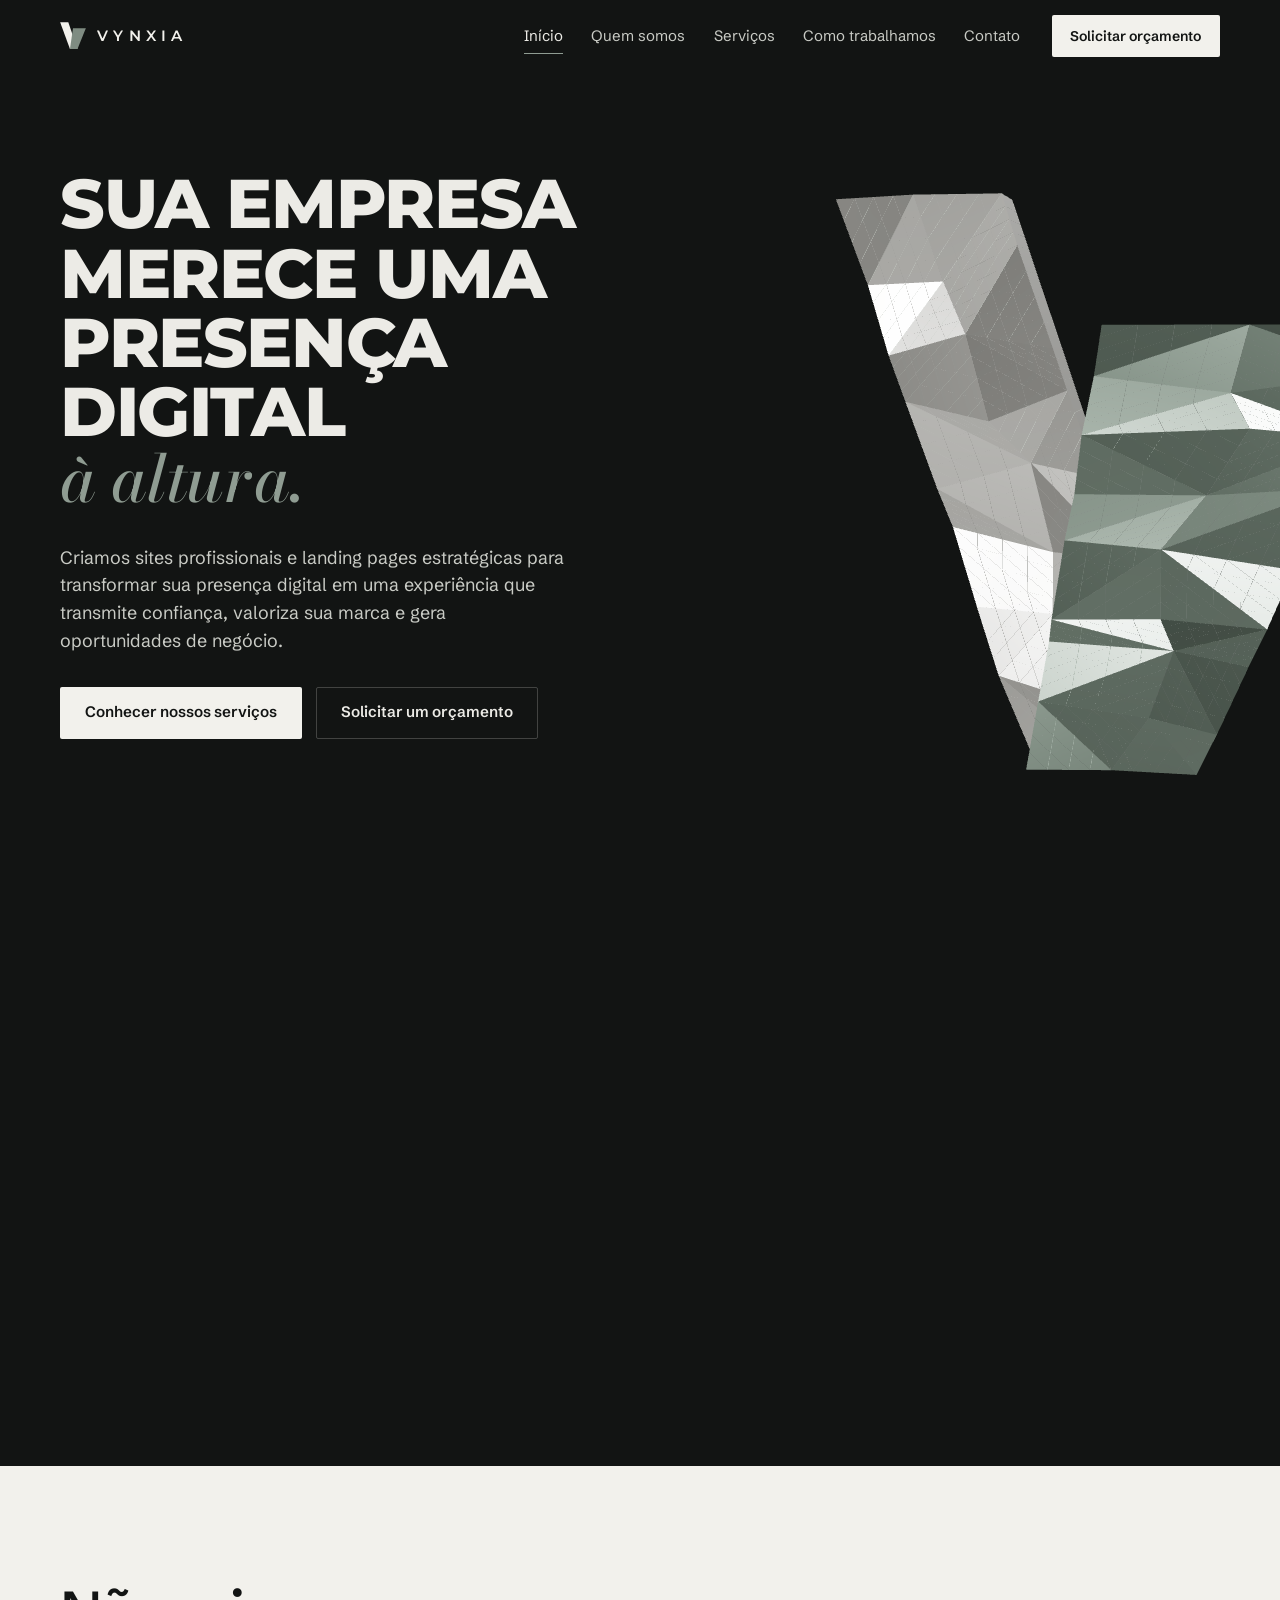
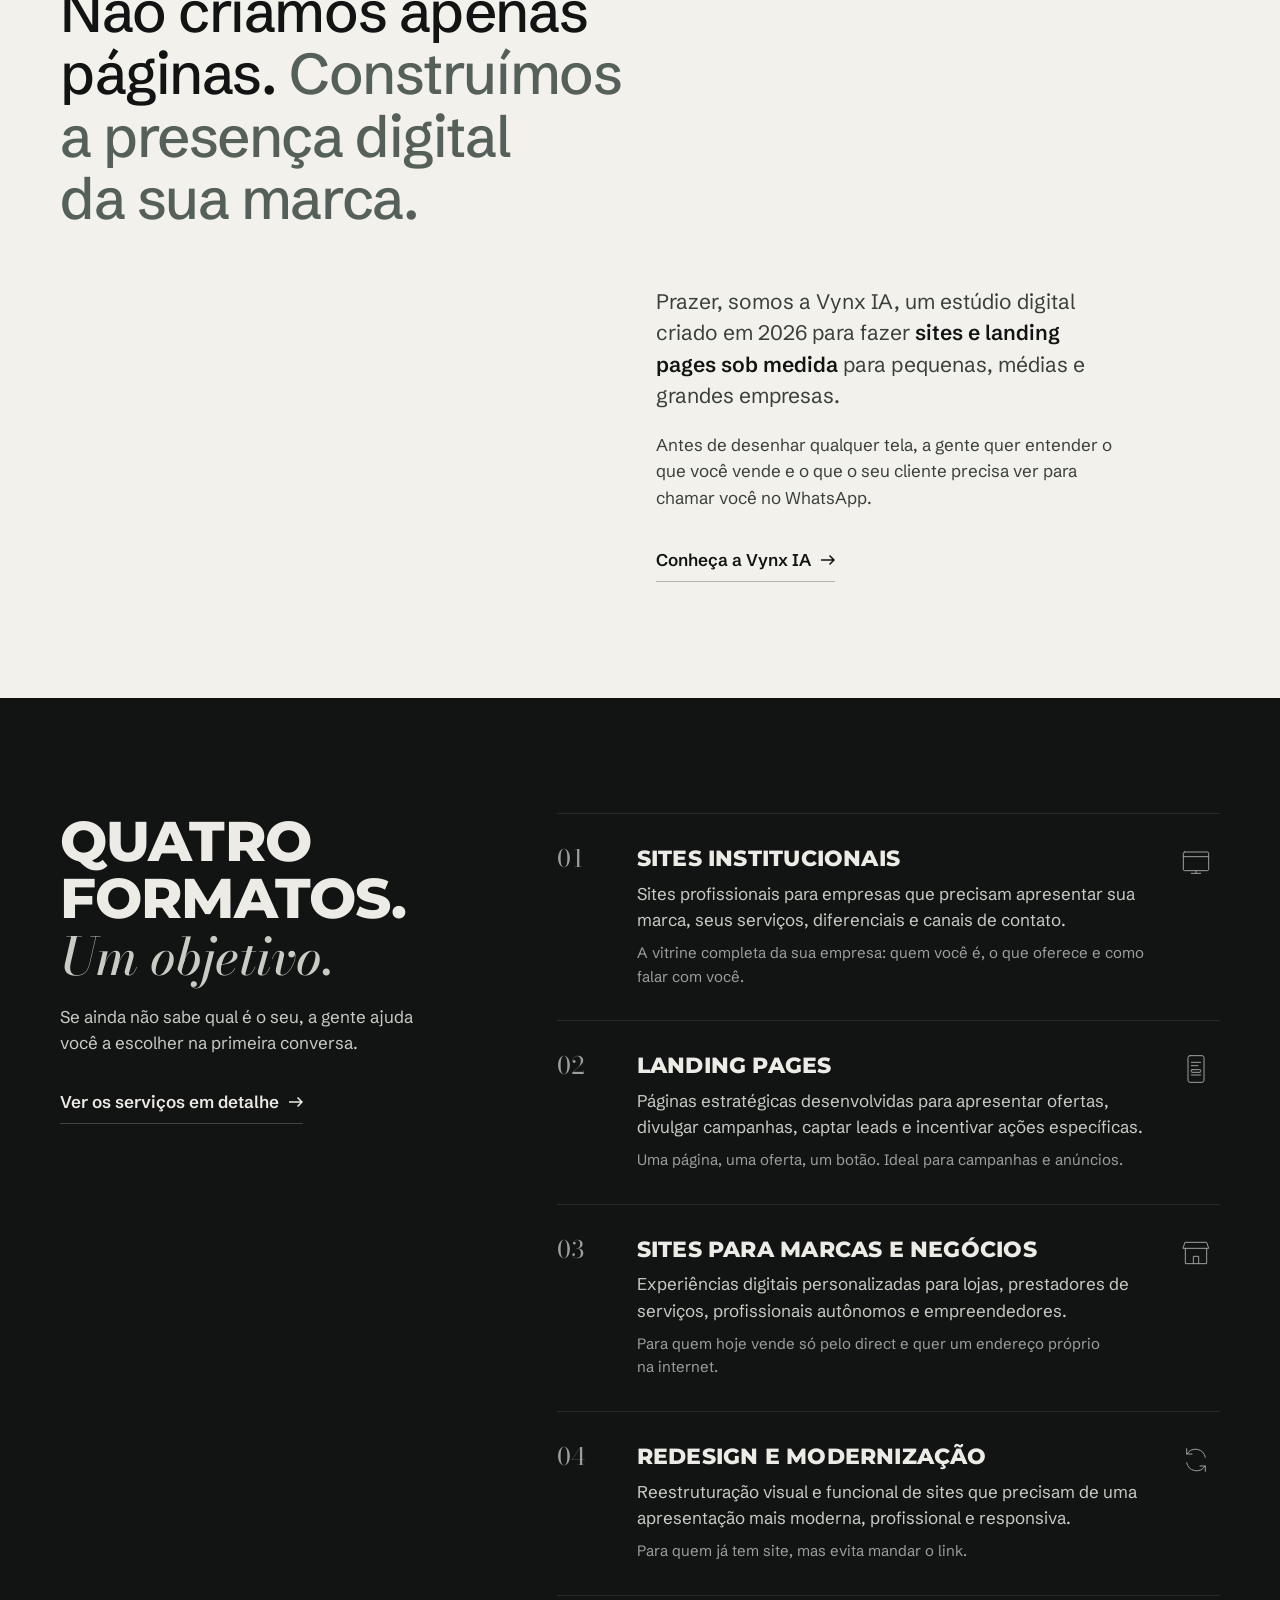
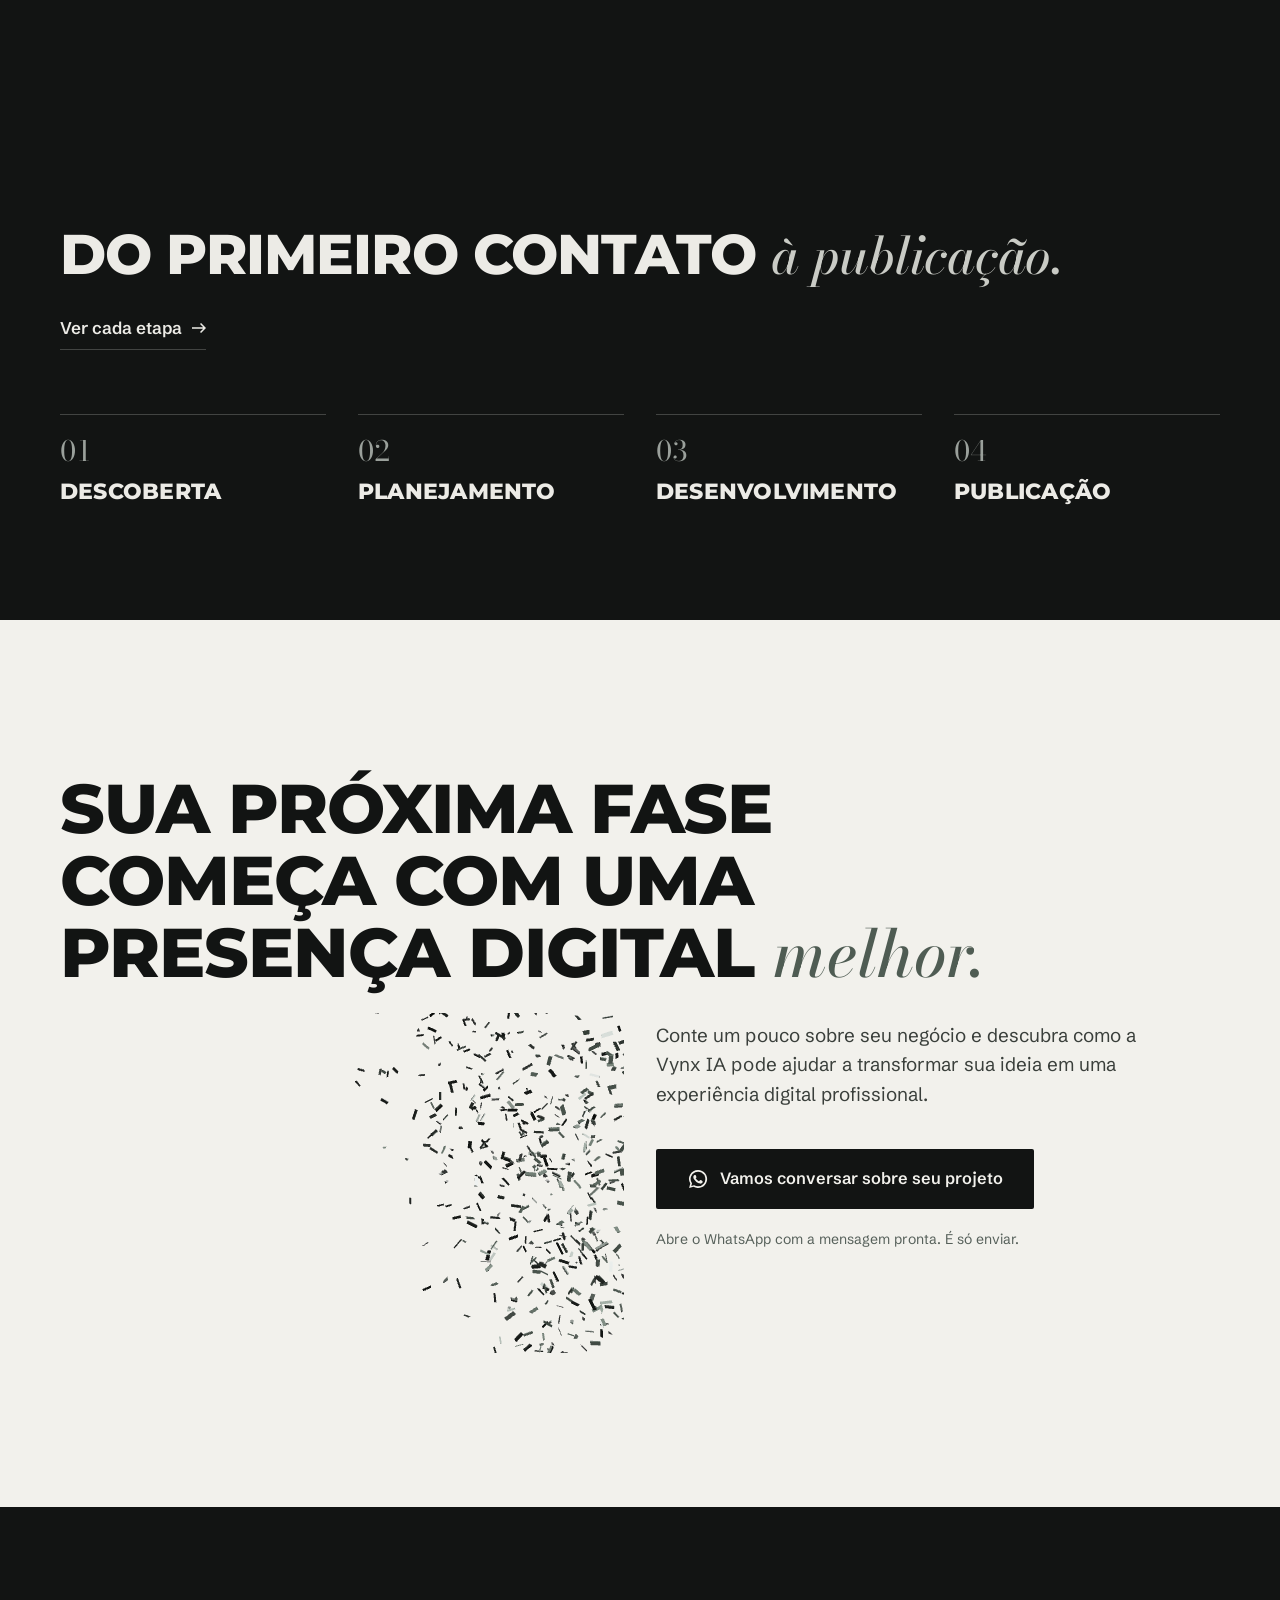
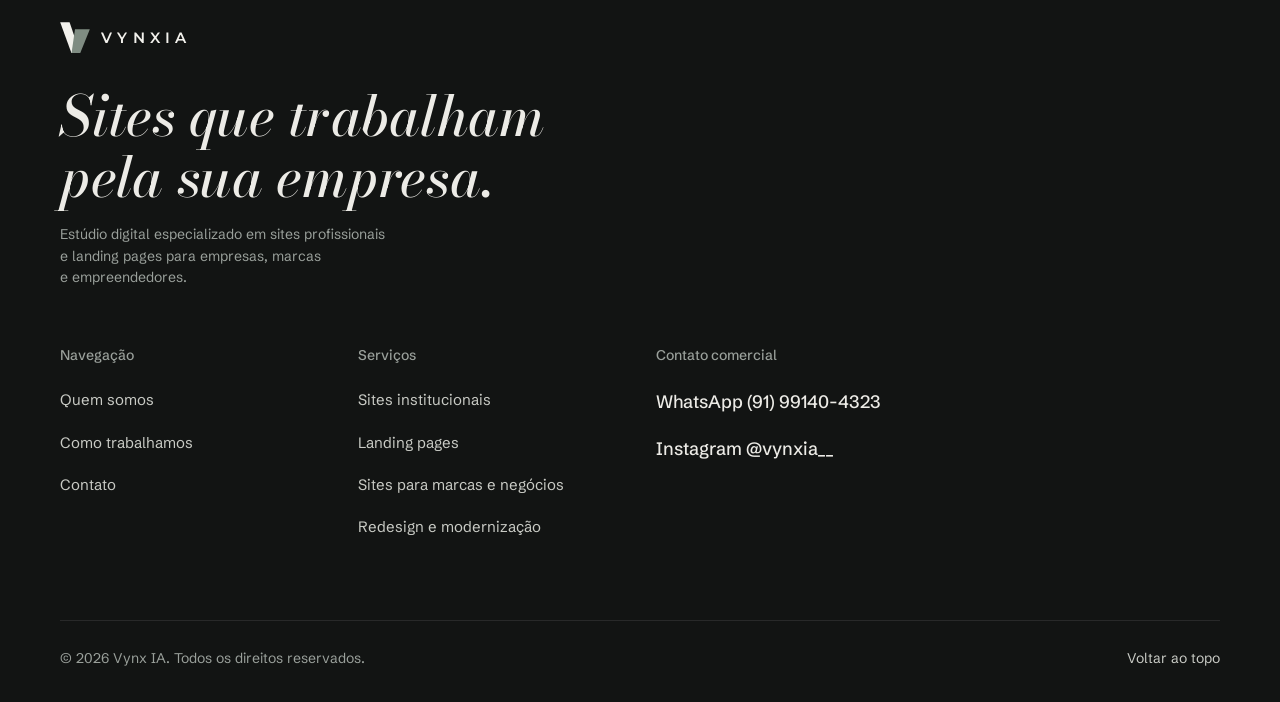
<file: vynx-ia-site/index.html>
<!doctype html>
<html lang="pt-BR">
<head>
  <meta charset="utf-8">
  <meta name="viewport" content="width=device-width, initial-scale=1, viewport-fit=cover">
  <title>Vynx IA | Criação de sites e landing pages sob medida</title>
  <meta name="description" content="A Vynx IA cria sites e landing pages sob medida, pensados para o celular e com o WhatsApp a um toque. Peça seu orçamento.">
  <meta name="theme-color" content="#121413">
  <meta name="color-scheme" content="dark">
  <meta name="robots" content="index, follow">

  <!-- Open Graph: ao publicar, troque "og-image.png" pela URL absoluta (https://seudominio/assets/img/og-image.png) -->
  <meta property="og:type" content="website">
  <meta property="og:locale" content="pt_BR">
  <meta property="og:site_name" content="Vynx IA">
  <meta property="og:title" content="Vynx IA | Sites que trabalham pela sua empresa">
  <meta property="og:description" content="Sites e landing pages sob medida, pensados para o celular e prontos para receber contatos pelo WhatsApp.">
  <meta property="og:image" content="assets/img/og-image.png">
  <meta property="og:image:alt" content="Símbolo da Vynx IA com o slogan Sites que trabalham pela sua empresa.">
  <meta name="twitter:card" content="summary_large_image">

  <link rel="icon" href="assets/img/favicon.svg" type="image/svg+xml">
  <link rel="apple-touch-icon" href="assets/img/apple-touch-icon.png">

  <link rel="preconnect" href="https://fonts.googleapis.com">
  <link rel="preconnect" href="https://fonts.gstatic.com" crossorigin>
  <link rel="stylesheet" href="https://fonts.googleapis.com/css2?family=Bodoni+Moda:ital,opsz,wght@1,24,500&family=Montserrat:wght@800&family=Schibsted+Grotesk:wght@400..600&display=swap">
  <!-- Bodoni reto só para os numerais e Montserrat 600 só para a palavra VYNXIA -->
  <link rel="stylesheet" href="https://fonts.googleapis.com/css2?family=Bodoni+Moda:opsz,wght@6..96,400&family=Montserrat:wght@600&text=012345VYNXIA&display=swap">
  <link rel="stylesheet" href="assets/css/styles.css">

  <script>
    // Ativa as animações apenas quando o JavaScript está disponível
    // e o visitante não pediu movimento reduzido. Sem isso, todo o conteúdo fica visível.
    (function () {
      var d = document.documentElement;
      d.classList.add('js');
      if (!window.matchMedia('(prefers-reduced-motion: reduce)').matches) d.classList.add('motion');
      // Segurança: se as animações não iniciarem, revela o conteúdo.
      setTimeout(function () { if (!d.classList.contains('motion-ready')) d.classList.remove('motion'); }, 2500);
    })();
  </script>

  <script type="application/ld+json">
  {
    "@context": "https://schema.org",
    "@type": "ProfessionalService",
    "name": "Vynx IA",
    "slogan": "Sites que trabalham pela sua empresa.",
    "foundingDate": "2026",
    "description": "Criação de sites institucionais, landing pages, sites para marcas e negócios e redesign de sites.",
    "sameAs": ["https://www.instagram.com/vynxia__/"],
    "knowsAbout": ["Sites institucionais", "Landing pages", "Redesign de sites", "Web design responsivo"]
  }
  </script>
</head>
<body>
  <a class="skip-link" href="#conteudo">Pular para o conteúdo</a>

  <!-- ============ Cabeçalho (igual em todas as abas) ============ -->
  <header class="site-header" data-header>
    <div class="container header-inner">
      <a class="brand" href="index.html" aria-label="Vynx IA, página inicial">
        <svg class="brand-mark" viewBox="0 0 360 378" aria-hidden="true"><path fill="currentColor" d="M2 2h113l127 373H138z"/><path class="brand-mark-b" d="M180 88h178L242 375H138z"/></svg>
        <span class="brand-word">VYNXIA</span>
      </a>

      <nav class="main-nav" aria-label="Navegação principal">
        <ul>
          <li><a href="index.html" aria-current="page">Início</a></li>
          <li><a href="quem-somos.html">Quem somos</a></li>
          <li><a href="servicos.html">Serviços</a></li>
          <li><a href="como-trabalhamos.html">Como trabalhamos</a></li>
          <li><a href="contato.html">Contato</a></li>
        </ul>
      </nav>

      <a class="btn btn--small btn--light header-cta" href="https://wa.me/5591991404323?text=Oi!%20Vim%20pelo%20site%20da%20Vynx%20IA%20e%20quero%20um%20or%C3%A7amento%20de%20site%20ou%20landing%20page." target="_blank" rel="noopener" data-contact="orcamento">Solicitar orçamento</a>

      <button class="menu-toggle" type="button" aria-expanded="false" aria-controls="menu-mobile" data-menu-toggle>
        <span class="visually-hidden" data-menu-label>Abrir menu</span>
        <span class="menu-toggle-lines" aria-hidden="true"><span></span><span></span></span>
      </button>
    </div>
  </header>

  <!-- ============ Menu mobile ============ -->
  <div class="mobile-menu" id="menu-mobile" hidden data-menu>
    <nav aria-label="Menu principal">
      <ul class="mobile-menu-list">
        <li><a href="index.html" aria-current="page">Início</a></li>
        <li><a href="quem-somos.html">Quem somos</a></li>
        <li><a href="servicos.html">Serviços</a></li>
        <li><a href="como-trabalhamos.html">Como trabalhamos</a></li>
        <li><a href="contato.html">Contato</a></li>
      </ul>
    </nav>
    <div class="mobile-menu-foot">
      <a class="btn btn--light btn--block" href="https://wa.me/5591991404323?text=Oi!%20Vim%20pelo%20site%20da%20Vynx%20IA%20e%20quero%20um%20or%C3%A7amento%20de%20site%20ou%20landing%20page." target="_blank" rel="noopener" data-contact="orcamento">Solicitar um orçamento</a>
      <a class="mobile-menu-ig" href="https://www.instagram.com/vynxia__/" target="_blank" rel="noopener">Instagram @vynxia__</a>
    </div>
  </div>
  <main id="conteudo" tabindex="-1" data-page="inicio">

    <!-- ============ 01 · Hero ============ -->
    <section class="hero" id="inicio" aria-labelledby="hero-title">
      <div class="container hero-inner">
        <div class="hero-copy">
          <h1 class="hero-title" id="hero-title">
            <span class="line">Sua empresa</span>
            <span class="line">merece uma</span>
            <span class="line">presença</span>
            <span class="line">digital</span>
            <span class="line serif">à altura.</span>
          </h1>
          <p class="hero-sub">Criamos sites profissionais e landing pages estratégicas para transformar sua presença digital em uma experiência que transmite confiança, valoriza sua marca e gera oportunidades de negócio.</p>
          <div class="hero-actions">
            <a class="btn btn--light" href="#servicos">Conhecer nossos serviços</a>
            <a class="btn btn--ghost" href="https://wa.me/5591991404323?text=Oi!%20Vim%20pelo%20site%20da%20Vynx%20IA%20e%20quero%20um%20or%C3%A7amento%20de%20site%20ou%20landing%20page." target="_blank" rel="noopener" data-contact="orcamento">Solicitar um orçamento</a>
          </div>
        </div>
      </div>
      <!-- V em 3D (three.js), carregado depois da página; o SVG abaixo é a versão sem 3D -->
      <div class="hero-3d" aria-hidden="true" data-hero-3d></div>
      <svg class="hero-mark" viewBox="0 0 360 378" aria-hidden="true" focusable="false"><path class="hm-a" d="M2 2h113l127 373H138z"/><path class="hm-b" d="M180 88h178L242 375H138z"/></svg>
    </section>

    <!-- ============ 02 · Posicionamento (papel) ============ -->
    <section class="section positioning on-paper" id="posicionamento" aria-labelledby="pos-title">
      <div class="container pos-grid">
        <h2 class="headline pos-title" id="pos-title">Não criamos apenas páginas. <span class="tone">Construímos a presença digital da sua marca.</span></h2>
        <div class="pos-text">
          <p class="lead">Prazer, somos a Vynx&nbsp;IA, um estúdio digital criado em 2026 para fazer <strong>sites e landing pages sob medida</strong> para pequenas, médias e grandes empresas.</p>
          <p>Antes de desenhar qualquer tela, a gente quer entender o que você vende e o que o seu cliente precisa ver para chamar você no WhatsApp.</p>
          <a class="text-link" href="quem-somos.html">Conheça a Vynx&nbsp;IA</a>
        </div>
      </div>
    </section>

    <!-- ============ 03 · Serviços ============ -->
    <section class="section services" id="servicos" aria-labelledby="serv-title">
      <div class="container serv-grid">
        <div class="section-head">
          <h2 class="display" id="serv-title">Quatro formatos. <span class="serif" data-tail>Um objetivo.</span></h2>
          <p class="section-intro">Se ainda não sabe qual é o seu, a gente ajuda você a escolher na primeira conversa.</p>
          <a class="text-link" href="servicos.html">Ver os serviços em detalhe</a>
        </div>

        <ol class="service-list" role="list">
          <li class="service" id="servico-sites-institucionais">
            <span class="service-num">01</span>
            <svg class="service-icon" viewBox="0 0 48 48" aria-hidden="true"><rect x="5" y="9" width="38" height="28" rx="2"/><path d="M5 16h38M17 41h14M24 37v4"/></svg>
            <div class="service-body">
              <h3>Sites institucionais</h3>
              <p>Sites profissionais para empresas que precisam apresentar sua marca, seus serviços, diferenciais e canais de contato.</p>
              <p class="service-fit">A vitrine completa da sua empresa: quem você é, o que oferece e como falar com você.</p>
            </div>
          </li>
          <li class="service" id="servico-landing-pages">
            <span class="service-num">02</span>
            <svg class="service-icon" viewBox="0 0 48 48" aria-hidden="true"><rect x="12" y="4" width="24" height="40" rx="3"/><path d="M17 14h14M17 19h10M17 33h14"/><rect x="17" y="25" width="14" height="4" rx="1"/></svg>
            <div class="service-body">
              <h3>Landing pages</h3>
              <p>Páginas estratégicas desenvolvidas para apresentar ofertas, divulgar campanhas, captar leads e incentivar ações específicas.</p>
              <p class="service-fit">Uma página, uma oferta, um botão. Ideal para campanhas e anúncios.</p>
            </div>
          </li>
          <li class="service" id="servico-marcas-negocios">
            <span class="service-num">03</span>
            <svg class="service-icon" viewBox="0 0 48 48" aria-hidden="true"><path d="M8 8h32l3 9H5z"/><path d="M8 17v23h32V17"/><path d="M20 40V29h8v11"/></svg>
            <div class="service-body">
              <h3>Sites para marcas e negócios</h3>
              <p>Experiências digitais personalizadas para lojas, prestadores de serviços, profissionais autônomos e empreendedores.</p>
              <p class="service-fit">Para quem hoje vende só pelo direct e quer um endereço próprio na internet.</p>
            </div>
          </li>
          <li class="service" id="servico-redesign">
            <span class="service-num">04</span>
            <svg class="service-icon" viewBox="0 0 48 48" aria-hidden="true"><path d="M38 20a15 15 0 0 0-27.5-5M10 28a15 15 0 0 0 27.5 5"/><path d="M10 7v8h8M38 41v-8h-8"/></svg>
            <div class="service-body">
              <h3>Redesign e modernização</h3>
              <p>Reestruturação visual e funcional de sites que precisam de uma apresentação mais moderna, profissional e responsiva.</p>
              <p class="service-fit">Para quem já tem site, mas evita mandar o link.</p>
            </div>
          </li>
        </ol>
      </div>
    </section>

    <section class="section projects" id="projetos" aria-labelledby="proj-title" hidden data-projects-section>
      <div class="container">
        <div class="section-head proj-head">
          <h2 class="display" id="proj-title">Projetos digitais que valorizam marcas<span class="dot">.</span></h2>
        </div>

        <div class="project-list" data-projects></div>
      </div>
    </section>

    <!-- ============ Como trabalhamos (resumo) ============ -->
    <section class="section process process--teaser" aria-labelledby="proc-teaser-title">
      <div class="container">
        <div class="process-head process-head--split">
          <h2 class="display" id="proc-teaser-title">Do primeiro contato <span class="serif" data-tail>à publicação.</span></h2>
          <a class="text-link" href="como-trabalhamos.html">Ver cada etapa</a>
        </div>
        <ol class="steps steps--compact" role="list">
          <li class="step"><span class="step-num" aria-hidden="true">01</span><div><h3>Descoberta</h3></div></li>
          <li class="step"><span class="step-num" aria-hidden="true">02</span><div><h3>Planejamento</h3></div></li>
          <li class="step"><span class="step-num" aria-hidden="true">03</span><div><h3>Desenvolvimento</h3></div></li>
          <li class="step"><span class="step-num" aria-hidden="true">04</span><div><h3>Publicação</h3></div></li>
        </ol>
      </div>
    </section>

    <!-- ============ 07 · Chamada comercial (papel) ============ -->
    <section class="cta on-paper" id="contato" aria-labelledby="cta-title">
      <div class="container">
        <h2 class="display cta-title" id="cta-title">Sua próxima fase começa com uma presença digital <span class="serif" data-tail>melhor.</span></h2>
        <div class="cta-body">
        <!-- V em 3D que se remonta aqui, só no computador -->
        <div class="cta-3d" aria-hidden="true" data-cta-3d></div>
        <div class="cta-copy">
        <p class="cta-text">Conte um pouco sobre seu negócio e descubra como a Vynx&nbsp;IA pode ajudar a transformar sua ideia em uma experiência digital profissional.</p>
        <div class="cta-actions">
          <a class="btn btn--dark btn--large" href="https://wa.me/5591991404323?text=Oi!%20Vim%20pelo%20site%20da%20Vynx%20IA%20e%20quero%20conversar%20sobre%20um%20site%20para%20a%20minha%20empresa." target="_blank" rel="noopener" data-contact="projeto">
            <svg class="btn-icon" viewBox="0 0 24 24" aria-hidden="true"><path d="M12 2.2a9.8 9.8 0 0 0-8.4 14.8L2.3 21.7l4.8-1.3A9.8 9.8 0 1 0 12 2.2zm0 17.8a8 8 0 0 1-4.1-1.1l-.3-.2-2.9.8.8-2.8-.2-.3A8 8 0 1 1 12 20zm4.4-6c-.2-.1-1.4-.7-1.7-.8-.2-.1-.4-.1-.5.1l-.8 1c-.1.2-.3.2-.5.1a6.6 6.6 0 0 1-3.3-2.9c-.2-.4.2-.4.7-1.3.1-.2 0-.3 0-.4l-.8-1.8c-.2-.5-.4-.4-.5-.4h-.5a.9.9 0 0 0-.7.3 2.8 2.8 0 0 0-.9 2.1 4.9 4.9 0 0 0 1 2.6 11.2 11.2 0 0 0 4.3 3.8c1.6.7 2.2.7 3 .6a2.6 2.6 0 0 0 1.7-1.2 2.1 2.1 0 0 0 .2-1.2c-.1-.1-.2-.2-.5-.3z" fill="currentColor"/></svg>
            <span>Vamos conversar sobre seu projeto</span>
          </a>
          <p class="cta-note" data-contact-note>Abre o WhatsApp com a mensagem pronta. É&nbsp;só enviar.</p>
        </div>
        </div>
        </div>
      </div>
    </section>
  </main>

  <!-- ============ Rodapé (igual em todas as abas) ============ -->
  <footer class="site-footer">
    <div class="container footer-grid">
      <div class="footer-brand">
        <a class="brand brand--footer" href="index.html" aria-label="Vynx IA, página inicial">
          <svg class="brand-mark" viewBox="0 0 360 378" aria-hidden="true"><path fill="currentColor" d="M2 2h113l127 373H138z"/><path class="brand-mark-b" d="M180 88h178L242 375H138z"/></svg>
          <span class="brand-word">VYNXIA</span>
        </a>
        <p class="footer-tagline serif">Sites que trabalham pela sua empresa.</p>
        <p class="footer-desc">Estúdio digital especializado em sites profissionais e landing pages para empresas, marcas e empreendedores.</p>
      </div>

      <nav class="footer-col" aria-labelledby="f-nav">
        <h2 class="footer-title" id="f-nav">Navegação</h2>
        <ul>
          <li><a href="quem-somos.html">Quem somos</a></li>
          <li data-projects-link hidden><a href="index.html#projetos">Projetos</a></li>
          <li><a href="como-trabalhamos.html">Como trabalhamos</a></li>
          <li><a href="contato.html">Contato</a></li>
        </ul>
      </nav>

      <nav class="footer-col" aria-labelledby="f-serv">
        <h2 class="footer-title" id="f-serv">Serviços</h2>
        <ul>
          <li><a href="servicos.html#servico-sites-institucionais">Sites institucionais</a></li>
          <li><a href="servicos.html#servico-landing-pages">Landing pages</a></li>
          <li><a href="servicos.html#servico-marcas-negocios">Sites para marcas e negócios</a></li>
          <li><a href="servicos.html#servico-redesign">Redesign e modernização</a></li>
        </ul>
      </nav>

      <div class="footer-col footer-contact">
        <h2 class="footer-title">Contato comercial</h2>
        <ul role="list">
          <li data-whatsapp-only><a href="https://wa.me/5591991404323?text=Oi!%20Vim%20pelo%20site%20da%20Vynx%20IA%20e%20quero%20conversar%20sobre%20um%20site%20para%20a%20minha%20empresa." data-contact="projeto" target="_blank" rel="noopener">WhatsApp <span data-whatsapp-label>(91) 99140-4323</span></a></li>
          <li><a href="https://www.instagram.com/vynxia__/" target="_blank" rel="noopener">Instagram @vynxia__</a></li>
        </ul>
      </div>
    </div>

    <div class="container footer-bottom">
      <p>© <span data-year>2026</span> Vynx&nbsp;IA. Todos os direitos reservados.</p>
      <a href="#conteudo" class="to-top">Voltar ao topo</a>
    </div>
  </footer>

  <script src="assets/js/config.js"></script>
  <script src="assets/js/projects.js"></script>
  <script src="assets/js/main.js" defer></script>
  <script src="assets/vendor/gsap.min.js" defer></script>
  <script src="assets/vendor/ScrollTrigger.min.js" defer></script>
</body>
</html>
</file>
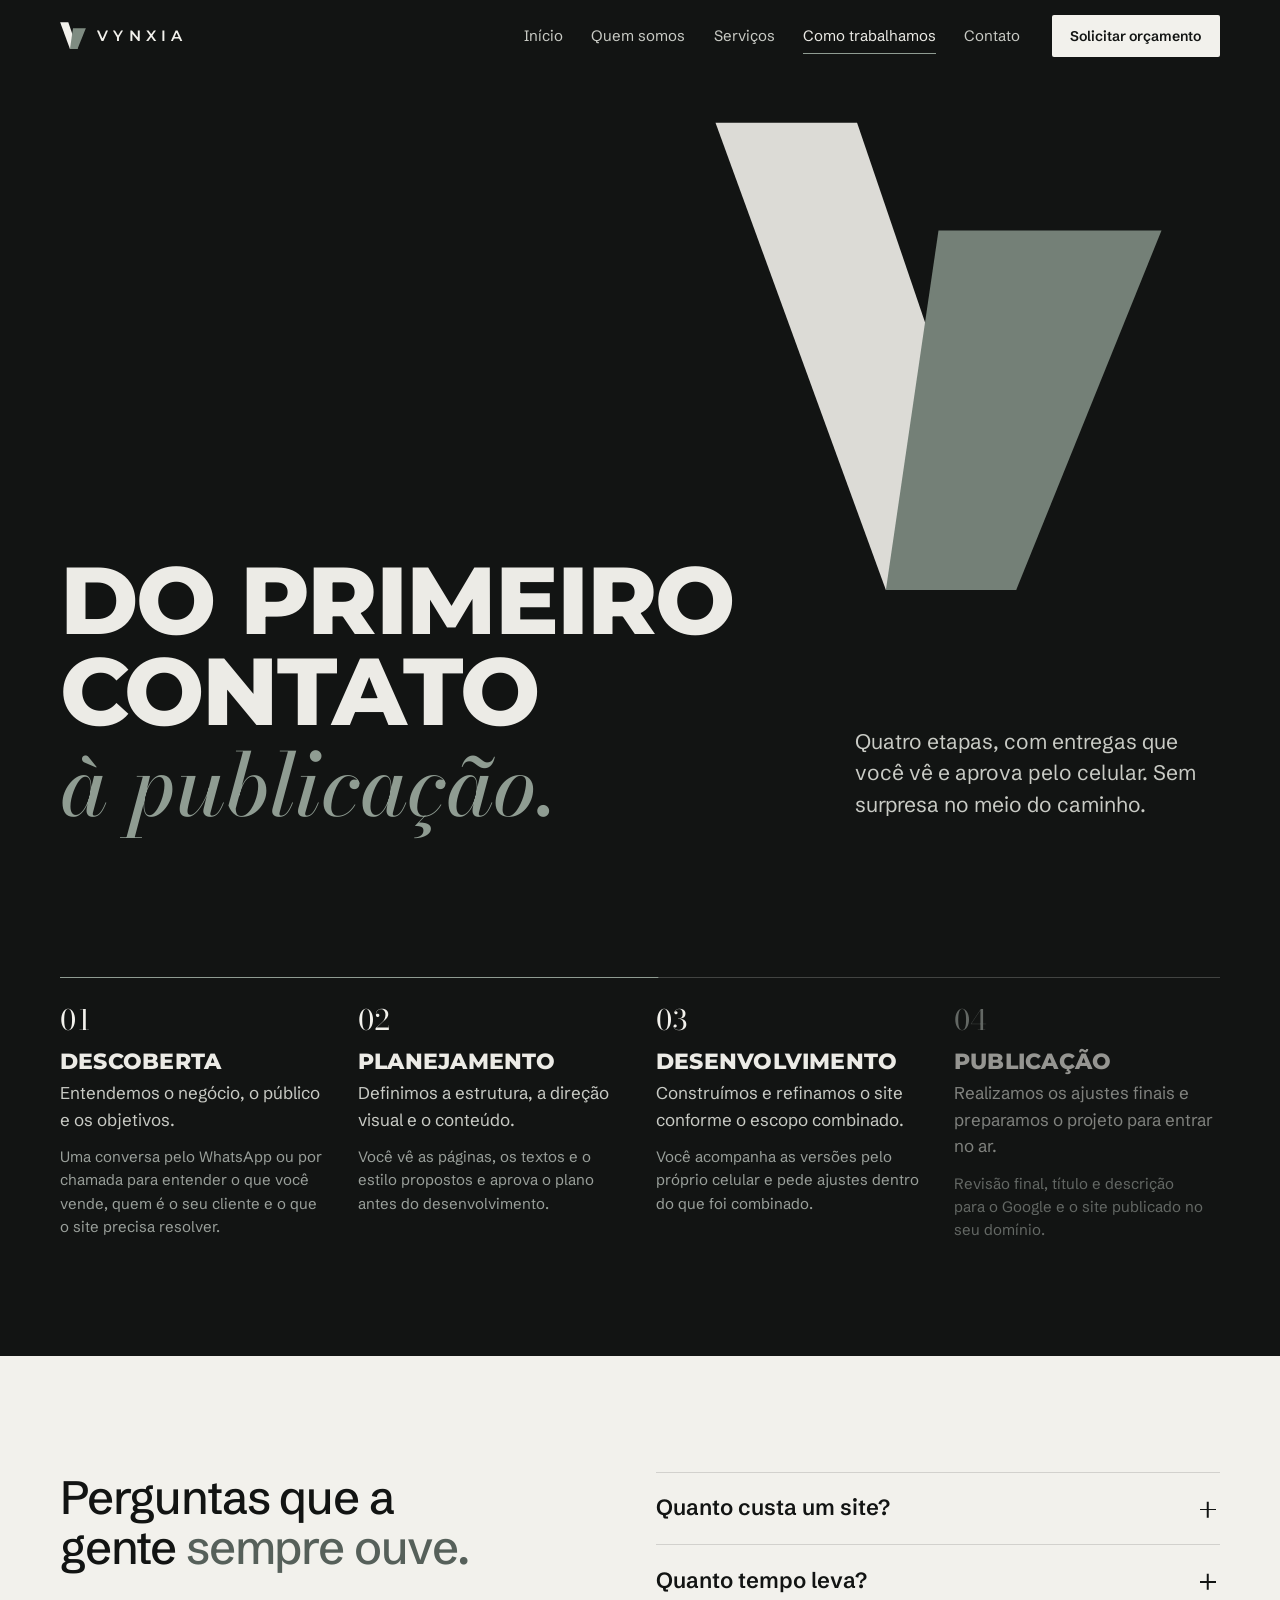
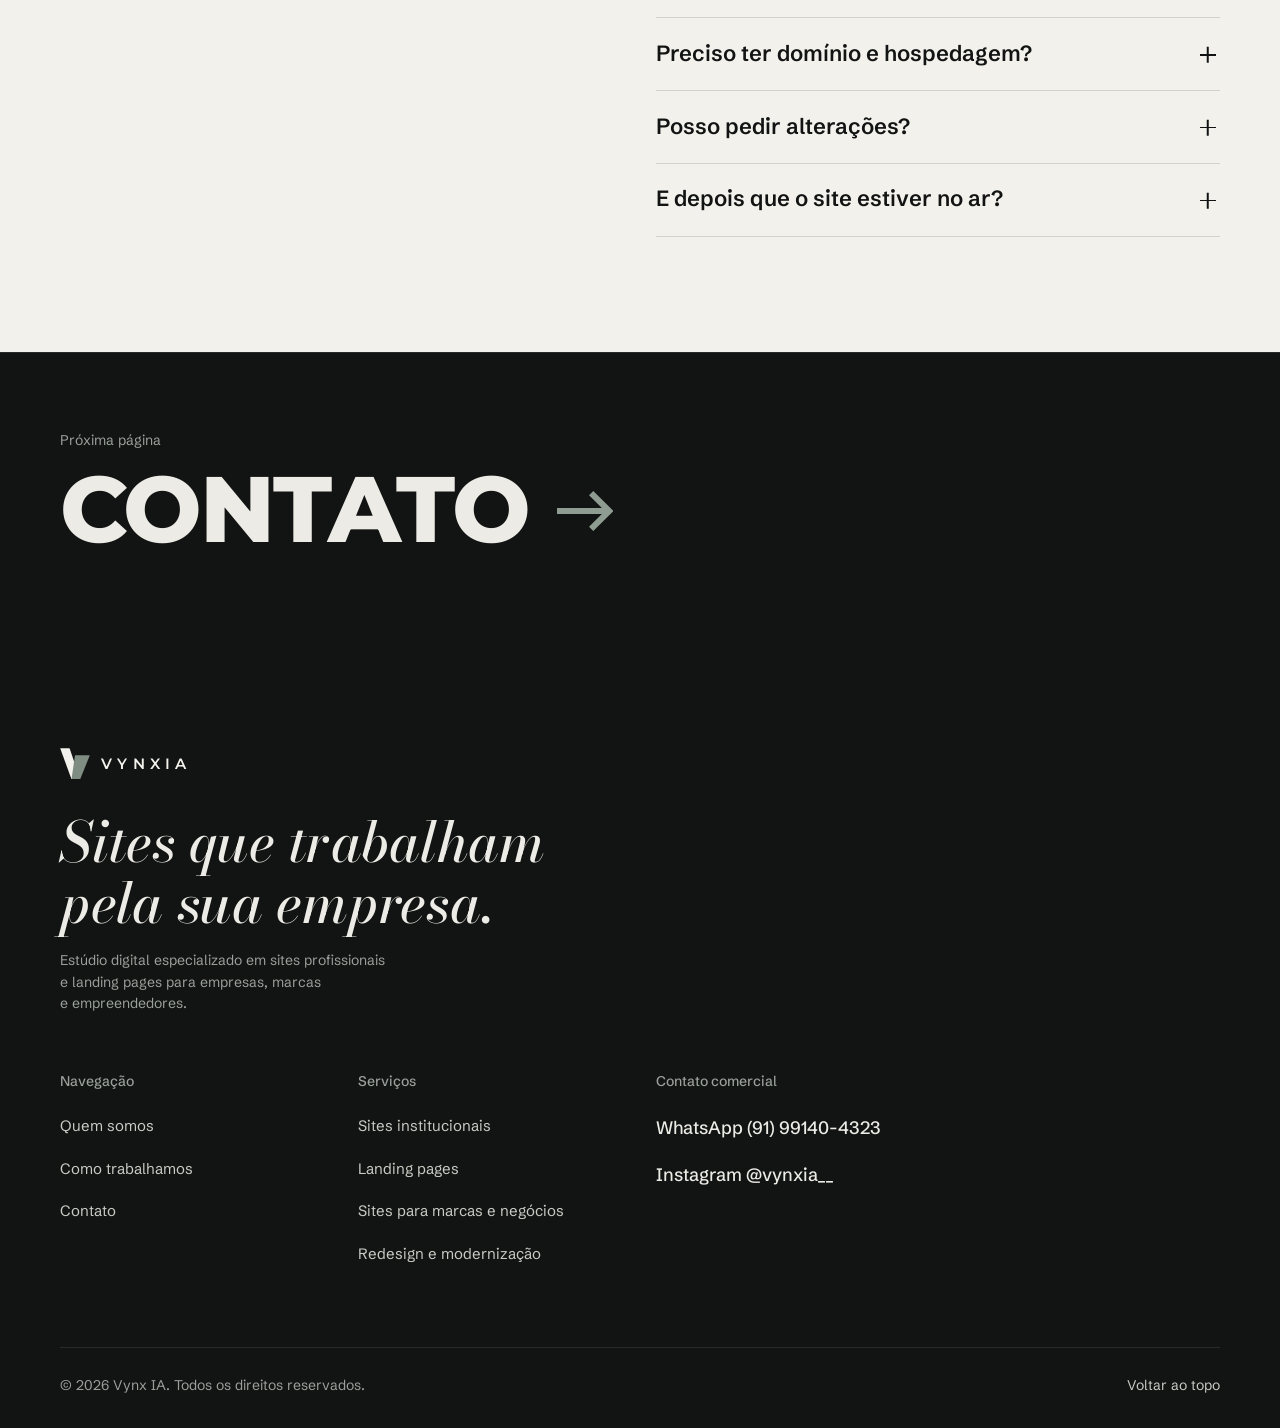
<file: vynx-ia-site/como-trabalhamos.html>
<!doctype html>
<html lang="pt-BR">
<head>
  <meta charset="utf-8">
  <meta name="viewport" content="width=device-width, initial-scale=1, viewport-fit=cover">
  <title>Como trabalhamos | Vynx IA</title>
  <meta name="description" content="Do primeiro contato à publicação: as quatro etapas de um projeto da Vynx IA e as perguntas mais comuns.">
  <meta name="theme-color" content="#121413">
  <meta name="color-scheme" content="dark">
  <meta name="robots" content="index, follow">

  <!-- Open Graph: ao publicar, troque "og-image.png" pela URL absoluta (https://seudominio/assets/img/og-image.png) -->
  <meta property="og:type" content="website">
  <meta property="og:locale" content="pt_BR">
  <meta property="og:site_name" content="Vynx IA">
  <meta property="og:title" content="Como trabalhamos | Vynx IA">
  <meta property="og:description" content="Do primeiro contato à publicação: as quatro etapas de um projeto da Vynx IA e as perguntas mais comuns.">
  <meta property="og:image" content="assets/img/og-image.png">
  <meta property="og:image:alt" content="Símbolo da Vynx IA com o slogan Sites que trabalham pela sua empresa.">
  <meta name="twitter:card" content="summary_large_image">

  <link rel="icon" href="assets/img/favicon.svg" type="image/svg+xml">
  <link rel="apple-touch-icon" href="assets/img/apple-touch-icon.png">

  <link rel="preconnect" href="https://fonts.googleapis.com">
  <link rel="preconnect" href="https://fonts.gstatic.com" crossorigin>
  <link rel="stylesheet" href="https://fonts.googleapis.com/css2?family=Bodoni+Moda:ital,opsz,wght@1,24,500&family=Montserrat:wght@800&family=Schibsted+Grotesk:wght@400..600&display=swap">
  <!-- Bodoni reto só para os numerais e Montserrat 600 só para a palavra VYNXIA -->
  <link rel="stylesheet" href="https://fonts.googleapis.com/css2?family=Bodoni+Moda:opsz,wght@6..96,400&family=Montserrat:wght@600&text=012345VYNXIA&display=swap">
  <link rel="stylesheet" href="assets/css/styles.css">

  <script>
    // Ativa as animações apenas quando o JavaScript está disponível
    // e o visitante não pediu movimento reduzido. Sem isso, todo o conteúdo fica visível.
    (function () {
      var d = document.documentElement;
      d.classList.add('js');
      if (!window.matchMedia('(prefers-reduced-motion: reduce)').matches) d.classList.add('motion');
      // Segurança: se as animações não iniciarem, revela o conteúdo.
      setTimeout(function () { if (!d.classList.contains('motion-ready')) d.classList.remove('motion'); }, 2500);
    })();
  </script>

  <script type="application/ld+json">
  {
    "@context": "https://schema.org",
    "@type": "ProfessionalService",
    "name": "Vynx IA",
    "slogan": "Sites que trabalham pela sua empresa.",
    "foundingDate": "2026",
    "description": "Criação de sites institucionais, landing pages, sites para marcas e negócios e redesign de sites.",
    "sameAs": ["https://www.instagram.com/vynxia__/"],
    "knowsAbout": ["Sites institucionais", "Landing pages", "Redesign de sites", "Web design responsivo"]
  }
  </script>
</head>
<body>
  <a class="skip-link" href="#conteudo">Pular para o conteúdo</a>

  <!-- ============ Cabeçalho (igual em todas as abas) ============ -->
  <header class="site-header" data-header>
    <div class="container header-inner">
      <a class="brand" href="index.html" aria-label="Vynx IA, página inicial">
        <svg class="brand-mark" viewBox="0 0 360 378" aria-hidden="true"><path fill="currentColor" d="M2 2h113l127 373H138z"/><path class="brand-mark-b" d="M180 88h178L242 375H138z"/></svg>
        <span class="brand-word">VYNXIA</span>
      </a>

      <nav class="main-nav" aria-label="Navegação principal">
        <ul>
          <li><a href="index.html">Início</a></li>
          <li><a href="quem-somos.html">Quem somos</a></li>
          <li><a href="servicos.html">Serviços</a></li>
          <li><a href="como-trabalhamos.html" aria-current="page">Como trabalhamos</a></li>
          <li><a href="contato.html">Contato</a></li>
        </ul>
      </nav>

      <a class="btn btn--small btn--light header-cta" href="https://wa.me/5591991404323?text=Oi!%20Vim%20pelo%20site%20da%20Vynx%20IA%20e%20quero%20um%20or%C3%A7amento%20de%20site%20ou%20landing%20page." target="_blank" rel="noopener" data-contact="orcamento">Solicitar orçamento</a>

      <button class="menu-toggle" type="button" aria-expanded="false" aria-controls="menu-mobile" data-menu-toggle>
        <span class="visually-hidden" data-menu-label>Abrir menu</span>
        <span class="menu-toggle-lines" aria-hidden="true"><span></span><span></span></span>
      </button>
    </div>
  </header>

  <!-- ============ Menu mobile ============ -->
  <div class="mobile-menu" id="menu-mobile" hidden data-menu>
    <nav aria-label="Menu principal">
      <ul class="mobile-menu-list">
        <li><a href="index.html">Início</a></li>
        <li><a href="quem-somos.html">Quem somos</a></li>
        <li><a href="servicos.html">Serviços</a></li>
        <li><a href="como-trabalhamos.html" aria-current="page">Como trabalhamos</a></li>
        <li><a href="contato.html">Contato</a></li>
      </ul>
    </nav>
    <div class="mobile-menu-foot">
      <a class="btn btn--light btn--block" href="https://wa.me/5591991404323?text=Oi!%20Vim%20pelo%20site%20da%20Vynx%20IA%20e%20quero%20um%20or%C3%A7amento%20de%20site%20ou%20landing%20page." target="_blank" rel="noopener" data-contact="orcamento">Solicitar um orçamento</a>
      <a class="mobile-menu-ig" href="https://www.instagram.com/vynxia__/" target="_blank" rel="noopener">Instagram @vynxia__</a>
    </div>
  </div>
  <main id="conteudo" tabindex="-1" data-page="como-trabalhamos">

    <!-- ============ Topo da aba ============ -->
    <section class="page-hero" aria-labelledby="page-title">
      <div class="page-scene" aria-hidden="true" data-scene="como-trabalhamos"></div>
      <div class="container page-hero-inner">
        <h1 class="display page-title" id="page-title">Do primeiro contato <span class="serif" data-tail>à publicação.</span></h1>
        <div class="page-intro"><p class="lead">Quatro etapas, com entregas que você vê e aprova pelo celular. Sem surpresa no meio do caminho.</p></div>
      </div>
    </section>

    <!-- ============ As quatro etapas ============ -->
    <section class="section process" id="processo" aria-labelledby="proc-title">
      <div class="container">
        <h2 class="visually-hidden" id="proc-title">As quatro etapas</h2>

        <div class="steps-wrap">
          <div class="steps-rail" aria-hidden="true"><span data-steps-progress></span></div>
          <ol class="steps" role="list" data-steps>
            <li class="step" data-step>
              <span class="step-num" aria-hidden="true">01</span>
              <div>
                <h3>Descoberta</h3>
                <p>Entendemos o negócio, o público e os objetivos.</p>
                <p class="step-more">Uma conversa pelo WhatsApp ou por chamada para entender o que você vende, quem é o seu cliente e o que o site precisa resolver.</p>
              </div>
            </li>
            <li class="step" data-step>
              <span class="step-num" aria-hidden="true">02</span>
              <div>
                <h3>Planejamento</h3>
                <p>Definimos a estrutura, a direção visual e o conteúdo.</p>
                <p class="step-more">Você vê as páginas, os textos e o estilo propostos e aprova o plano antes do desenvolvimento.</p>
              </div>
            </li>
            <li class="step" data-step>
              <span class="step-num" aria-hidden="true">03</span>
              <div>
                <h3>Desenvolvimento</h3>
                <p>Construímos e refinamos o site conforme o escopo combinado.</p>
                <p class="step-more">Você acompanha as versões pelo próprio celular e pede ajustes dentro do que foi combinado.</p>
              </div>
            </li>
            <li class="step" data-step>
              <span class="step-num" aria-hidden="true">04</span>
              <div>
                <h3>Publicação</h3>
                <p>Realizamos os ajustes finais e preparamos o projeto para entrar no ar.</p>
                <p class="step-more">Revisão final, título e descrição para o Google e o site publicado no seu domínio.</p>
              </div>
            </li>
          </ol>
        </div>
      </div>
    </section>

    <!-- ============ Perguntas frequentes (papel) ============ -->
    <section class="section on-paper faq" aria-labelledby="faq-title">
      <div class="container faq-grid">
        <h2 class="headline" id="faq-title">Perguntas que a gente <span class="tone">sempre ouve.</span></h2>
        <div class="faq-list">
          <details class="faq-item">
            <summary>Quanto custa um site?</summary>
            <p>Depende do formato e do tamanho do projeto. Na primeira conversa a gente entende o que você precisa e manda uma proposta com escopo, prazo e valor, sem compromisso.</p>
          </details>
          <details class="faq-item">
            <summary>Quanto tempo leva?</summary>
            <p>O prazo é combinado antes de começar e depende do número de páginas e de quando os textos e as fotos ficam prontos.</p>
          </details>
          <details class="faq-item">
            <summary>Preciso ter domínio e hospedagem?</summary>
            <p>Não precisa ter nada pronto. Se você ainda não tem domínio, a gente orienta o registro e cuida da publicação.</p>
          </details>
          <details class="faq-item">
            <summary>Posso pedir alterações?</summary>
            <p>Sim. Você acompanha cada etapa e pede ajustes dentro do escopo combinado na proposta.</p>
          </details>
          <details class="faq-item">
            <summary>E depois que o site estiver no ar?</summary>
            <p>O site é seu. Se quiser, a gente combina um acompanhamento para atualizações e ajustes ao longo do tempo.</p>
          </details>
        </div>
      </div>
    </section>
    <!-- ============ Próxima aba ============ -->
    <nav class="next-tab" aria-label="Próxima página">
      <div class="container">
        <a class="next-tab-link" href="contato.html">
          <span class="next-tab-hint">Próxima página</span>
          <span class="next-tab-label">Contato</span>
        </a>
      </div>
    </nav>
  </main>

  <!-- ============ Rodapé (igual em todas as abas) ============ -->
  <footer class="site-footer">
    <div class="container footer-grid">
      <div class="footer-brand">
        <a class="brand brand--footer" href="index.html" aria-label="Vynx IA, página inicial">
          <svg class="brand-mark" viewBox="0 0 360 378" aria-hidden="true"><path fill="currentColor" d="M2 2h113l127 373H138z"/><path class="brand-mark-b" d="M180 88h178L242 375H138z"/></svg>
          <span class="brand-word">VYNXIA</span>
        </a>
        <p class="footer-tagline serif">Sites que trabalham pela sua empresa.</p>
        <p class="footer-desc">Estúdio digital especializado em sites profissionais e landing pages para empresas, marcas e empreendedores.</p>
      </div>

      <nav class="footer-col" aria-labelledby="f-nav">
        <h2 class="footer-title" id="f-nav">Navegação</h2>
        <ul>
          <li><a href="quem-somos.html">Quem somos</a></li>
          <li data-projects-link hidden><a href="index.html#projetos">Projetos</a></li>
          <li><a href="como-trabalhamos.html">Como trabalhamos</a></li>
          <li><a href="contato.html">Contato</a></li>
        </ul>
      </nav>

      <nav class="footer-col" aria-labelledby="f-serv">
        <h2 class="footer-title" id="f-serv">Serviços</h2>
        <ul>
          <li><a href="servicos.html#servico-sites-institucionais">Sites institucionais</a></li>
          <li><a href="servicos.html#servico-landing-pages">Landing pages</a></li>
          <li><a href="servicos.html#servico-marcas-negocios">Sites para marcas e negócios</a></li>
          <li><a href="servicos.html#servico-redesign">Redesign e modernização</a></li>
        </ul>
      </nav>

      <div class="footer-col footer-contact">
        <h2 class="footer-title">Contato comercial</h2>
        <ul role="list">
          <li data-whatsapp-only><a href="https://wa.me/5591991404323?text=Oi!%20Vim%20pelo%20site%20da%20Vynx%20IA%20e%20quero%20conversar%20sobre%20um%20site%20para%20a%20minha%20empresa." data-contact="projeto" target="_blank" rel="noopener">WhatsApp <span data-whatsapp-label>(91) 99140-4323</span></a></li>
          <li><a href="https://www.instagram.com/vynxia__/" target="_blank" rel="noopener">Instagram @vynxia__</a></li>
        </ul>
      </div>
    </div>

    <div class="container footer-bottom">
      <p>© <span data-year>2026</span> Vynx&nbsp;IA. Todos os direitos reservados.</p>
      <a href="#conteudo" class="to-top">Voltar ao topo</a>
    </div>
  </footer>

  <script src="assets/js/config.js"></script>
  <script src="assets/js/projects.js"></script>
  <script src="assets/js/main.js" defer></script>
  <script src="assets/vendor/gsap.min.js" defer></script>
  <script src="assets/vendor/ScrollTrigger.min.js" defer></script>
</body>
</html>
</file>
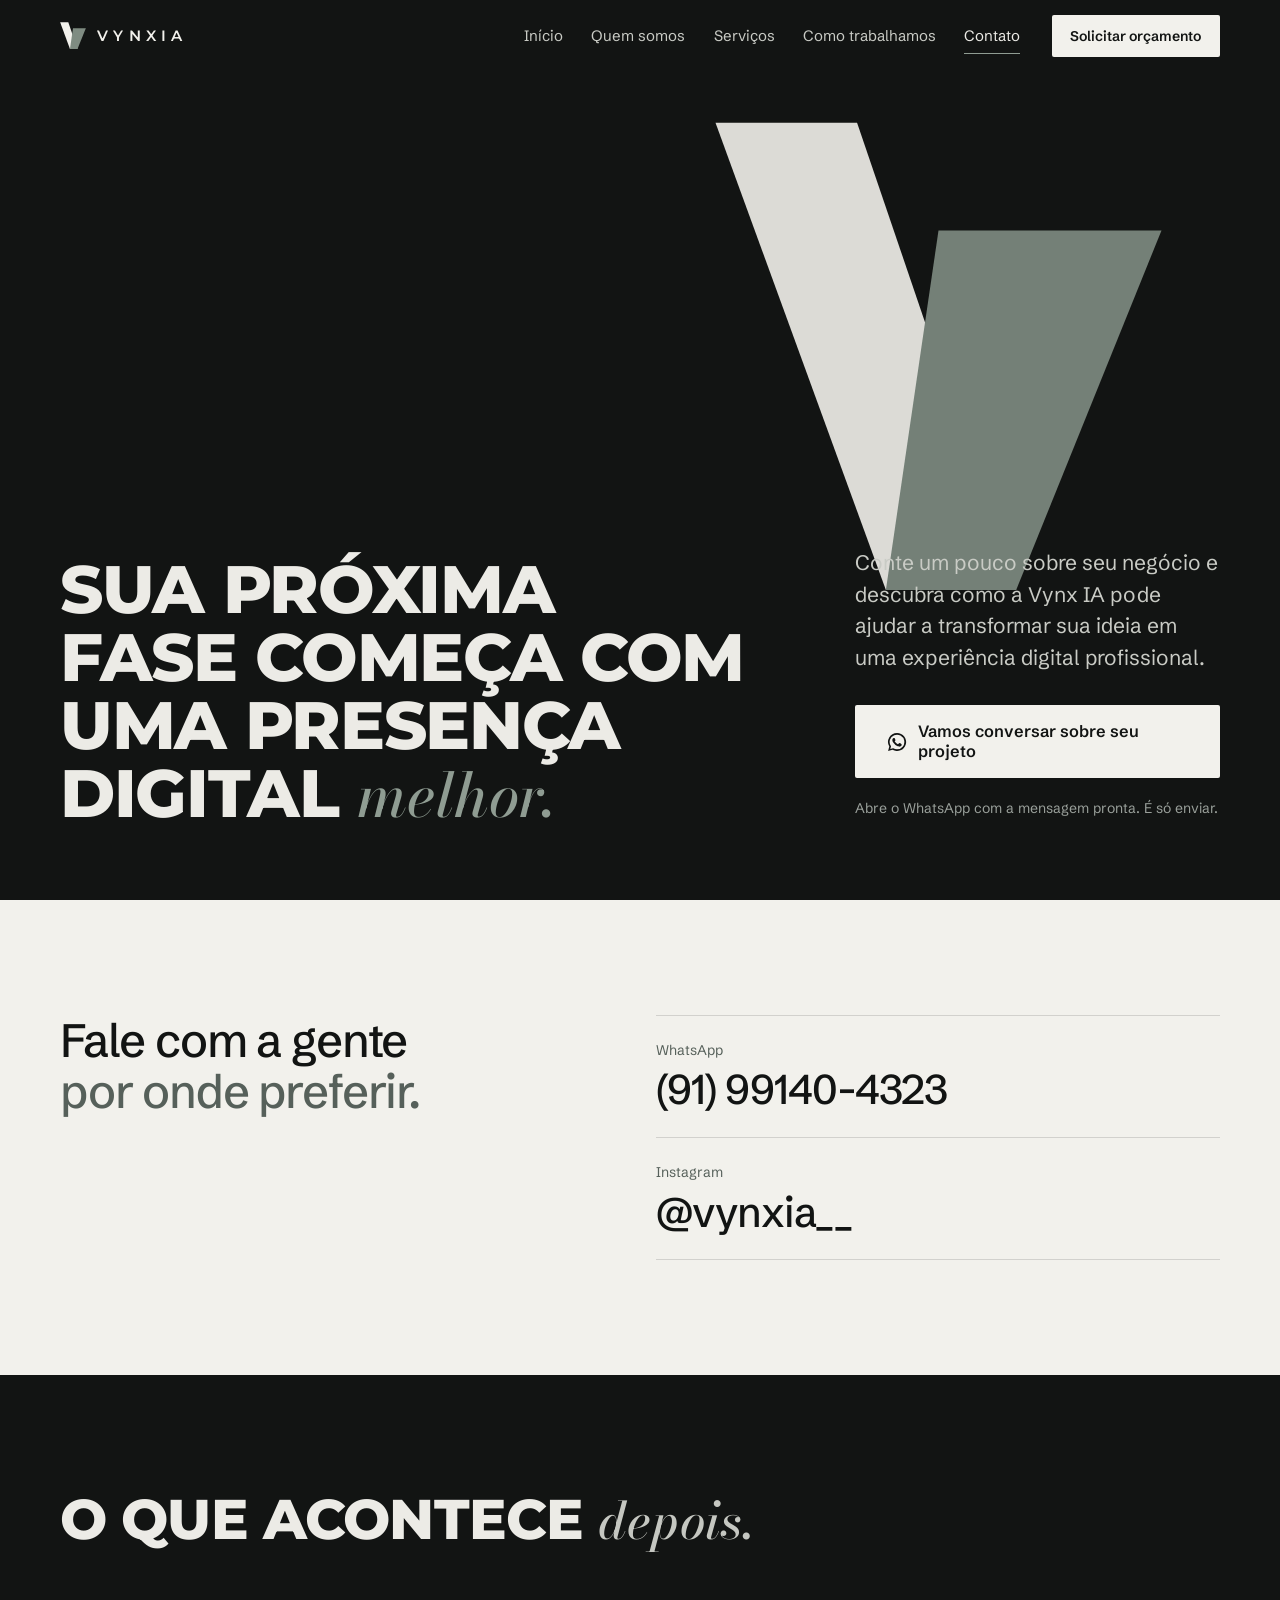
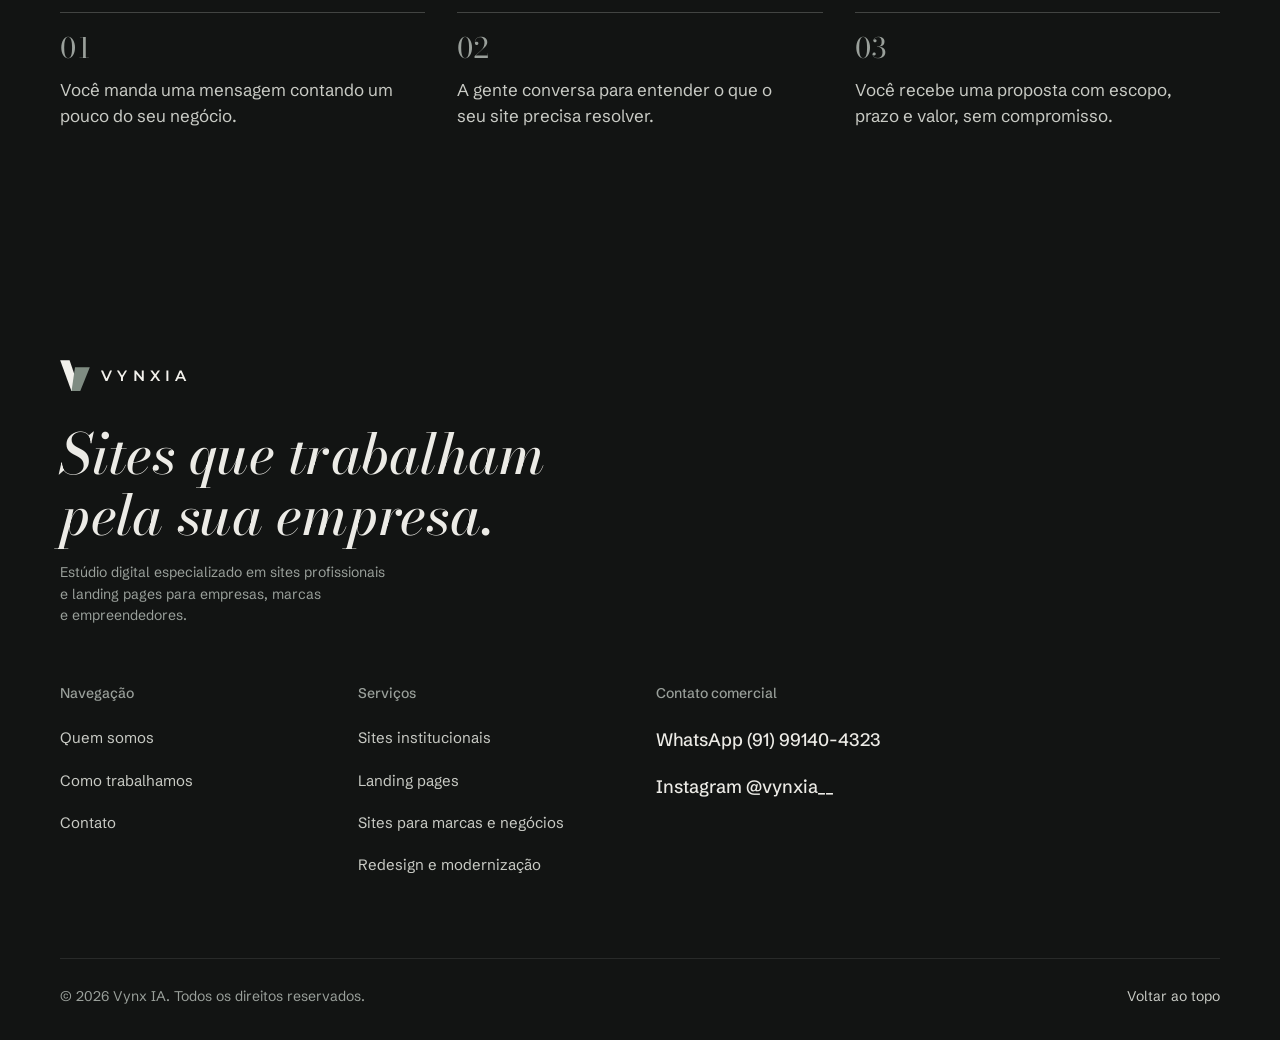
<file: vynx-ia-site/contato.html>
<!doctype html>
<html lang="pt-BR">
<head>
  <meta charset="utf-8">
  <meta name="viewport" content="width=device-width, initial-scale=1, viewport-fit=cover">
  <title>Contato | Vynx IA</title>
  <meta name="description" content="Fale com a Vynx IA pelo WhatsApp (91) 99140-4323 ou pelo Instagram @vynxia__ e peça seu orçamento sem compromisso.">
  <meta name="theme-color" content="#121413">
  <meta name="color-scheme" content="dark">
  <meta name="robots" content="index, follow">

  <!-- Open Graph: ao publicar, troque "og-image.png" pela URL absoluta (https://seudominio/assets/img/og-image.png) -->
  <meta property="og:type" content="website">
  <meta property="og:locale" content="pt_BR">
  <meta property="og:site_name" content="Vynx IA">
  <meta property="og:title" content="Contato | Vynx IA">
  <meta property="og:description" content="Fale com a Vynx IA pelo WhatsApp (91) 99140-4323 ou pelo Instagram @vynxia__ e peça seu orçamento sem compromisso.">
  <meta property="og:image" content="assets/img/og-image.png">
  <meta property="og:image:alt" content="Símbolo da Vynx IA com o slogan Sites que trabalham pela sua empresa.">
  <meta name="twitter:card" content="summary_large_image">

  <link rel="icon" href="assets/img/favicon.svg" type="image/svg+xml">
  <link rel="apple-touch-icon" href="assets/img/apple-touch-icon.png">

  <link rel="preconnect" href="https://fonts.googleapis.com">
  <link rel="preconnect" href="https://fonts.gstatic.com" crossorigin>
  <link rel="stylesheet" href="https://fonts.googleapis.com/css2?family=Bodoni+Moda:ital,opsz,wght@1,24,500&family=Montserrat:wght@800&family=Schibsted+Grotesk:wght@400..600&display=swap">
  <!-- Bodoni reto só para os numerais e Montserrat 600 só para a palavra VYNXIA -->
  <link rel="stylesheet" href="https://fonts.googleapis.com/css2?family=Bodoni+Moda:opsz,wght@6..96,400&family=Montserrat:wght@600&text=012345VYNXIA&display=swap">
  <link rel="stylesheet" href="assets/css/styles.css">

  <script>
    // Ativa as animações apenas quando o JavaScript está disponível
    // e o visitante não pediu movimento reduzido. Sem isso, todo o conteúdo fica visível.
    (function () {
      var d = document.documentElement;
      d.classList.add('js');
      if (!window.matchMedia('(prefers-reduced-motion: reduce)').matches) d.classList.add('motion');
      // Segurança: se as animações não iniciarem, revela o conteúdo.
      setTimeout(function () { if (!d.classList.contains('motion-ready')) d.classList.remove('motion'); }, 2500);
    })();
  </script>

  <script type="application/ld+json">
  {
    "@context": "https://schema.org",
    "@type": "ProfessionalService",
    "name": "Vynx IA",
    "slogan": "Sites que trabalham pela sua empresa.",
    "foundingDate": "2026",
    "description": "Criação de sites institucionais, landing pages, sites para marcas e negócios e redesign de sites.",
    "sameAs": ["https://www.instagram.com/vynxia__/"],
    "knowsAbout": ["Sites institucionais", "Landing pages", "Redesign de sites", "Web design responsivo"]
  }
  </script>
</head>
<body>
  <a class="skip-link" href="#conteudo">Pular para o conteúdo</a>

  <!-- ============ Cabeçalho (igual em todas as abas) ============ -->
  <header class="site-header" data-header>
    <div class="container header-inner">
      <a class="brand" href="index.html" aria-label="Vynx IA, página inicial">
        <svg class="brand-mark" viewBox="0 0 360 378" aria-hidden="true"><path fill="currentColor" d="M2 2h113l127 373H138z"/><path class="brand-mark-b" d="M180 88h178L242 375H138z"/></svg>
        <span class="brand-word">VYNXIA</span>
      </a>

      <nav class="main-nav" aria-label="Navegação principal">
        <ul>
          <li><a href="index.html">Início</a></li>
          <li><a href="quem-somos.html">Quem somos</a></li>
          <li><a href="servicos.html">Serviços</a></li>
          <li><a href="como-trabalhamos.html">Como trabalhamos</a></li>
          <li><a href="contato.html" aria-current="page">Contato</a></li>
        </ul>
      </nav>

      <a class="btn btn--small btn--light header-cta" href="https://wa.me/5591991404323?text=Oi!%20Vim%20pelo%20site%20da%20Vynx%20IA%20e%20quero%20um%20or%C3%A7amento%20de%20site%20ou%20landing%20page." target="_blank" rel="noopener" data-contact="orcamento">Solicitar orçamento</a>

      <button class="menu-toggle" type="button" aria-expanded="false" aria-controls="menu-mobile" data-menu-toggle>
        <span class="visually-hidden" data-menu-label>Abrir menu</span>
        <span class="menu-toggle-lines" aria-hidden="true"><span></span><span></span></span>
      </button>
    </div>
  </header>

  <!-- ============ Menu mobile ============ -->
  <div class="mobile-menu" id="menu-mobile" hidden data-menu>
    <nav aria-label="Menu principal">
      <ul class="mobile-menu-list">
        <li><a href="index.html">Início</a></li>
        <li><a href="quem-somos.html">Quem somos</a></li>
        <li><a href="servicos.html">Serviços</a></li>
        <li><a href="como-trabalhamos.html">Como trabalhamos</a></li>
        <li><a href="contato.html" aria-current="page">Contato</a></li>
      </ul>
    </nav>
    <div class="mobile-menu-foot">
      <a class="btn btn--light btn--block" href="https://wa.me/5591991404323?text=Oi!%20Vim%20pelo%20site%20da%20Vynx%20IA%20e%20quero%20um%20or%C3%A7amento%20de%20site%20ou%20landing%20page." target="_blank" rel="noopener" data-contact="orcamento">Solicitar um orçamento</a>
      <a class="mobile-menu-ig" href="https://www.instagram.com/vynxia__/" target="_blank" rel="noopener">Instagram @vynxia__</a>
    </div>
  </div>
  <main id="conteudo" tabindex="-1" data-page="contato">

    <!-- ============ Topo da aba ============ -->
    <section class="page-hero page-hero--contact" aria-labelledby="page-title">
      <div class="page-scene" aria-hidden="true" data-scene="contato"></div>
      <div class="container page-hero-inner">
        <h1 class="display page-title" id="page-title">Sua próxima fase começa com uma presença digital <span class="serif" data-tail>melhor.</span></h1>
        <div class="page-intro">
          <p class="lead">Conte um pouco sobre seu negócio e descubra como a Vynx&nbsp;IA pode ajudar a transformar sua ideia em uma experiência digital profissional.</p>
          <div class="cta-actions">
          <a class="btn btn--light btn--large" href="https://wa.me/5591991404323?text=Oi!%20Vim%20pelo%20site%20da%20Vynx%20IA%20e%20quero%20conversar%20sobre%20um%20site%20para%20a%20minha%20empresa." target="_blank" rel="noopener" data-contact="projeto">
            <svg class="btn-icon" viewBox="0 0 24 24" aria-hidden="true"><path d="M12 2.2a9.8 9.8 0 0 0-8.4 14.8L2.3 21.7l4.8-1.3A9.8 9.8 0 1 0 12 2.2zm0 17.8a8 8 0 0 1-4.1-1.1l-.3-.2-2.9.8.8-2.8-.2-.3A8 8 0 1 1 12 20zm4.4-6c-.2-.1-1.4-.7-1.7-.8-.2-.1-.4-.1-.5.1l-.8 1c-.1.2-.3.2-.5.1a6.6 6.6 0 0 1-3.3-2.9c-.2-.4.2-.4.7-1.3.1-.2 0-.3 0-.4l-.8-1.8c-.2-.5-.4-.4-.5-.4h-.5a.9.9 0 0 0-.7.3 2.8 2.8 0 0 0-.9 2.1 4.9 4.9 0 0 0 1 2.6 11.2 11.2 0 0 0 4.3 3.8c1.6.7 2.2.7 3 .6a2.6 2.6 0 0 0 1.7-1.2 2.1 2.1 0 0 0 .2-1.2c-.1-.1-.2-.2-.5-.3z" fill="currentColor"/></svg>
            <span>Vamos conversar sobre seu projeto</span>
          </a>
          <p class="cta-note" data-contact-note>Abre o WhatsApp com a mensagem pronta. É&nbsp;só enviar.</p>
        </div>
        </div>
      </div>
    </section>

    <!-- ============ Canais (papel) ============ -->
    <section class="section on-paper channels" aria-labelledby="ch-title">
      <div class="container channels-grid">
        <h2 class="headline" id="ch-title">Fale com a gente <span class="tone">por onde preferir.</span></h2>
        <ul class="channel-list" role="list">
          <li data-whatsapp-only>
            <span class="channel-name">WhatsApp</span>
            <a class="channel-value" href="https://wa.me/5591991404323?text=Oi!%20Vim%20pelo%20site%20da%20Vynx%20IA%20e%20quero%20conversar%20sobre%20um%20site%20para%20a%20minha%20empresa." target="_blank" rel="noopener" data-contact="projeto"><span data-whatsapp-label>(91) 99140-4323</span></a>
          </li>
          <li>
            <span class="channel-name">Instagram</span>
            <a class="channel-value" href="https://www.instagram.com/vynxia__/" target="_blank" rel="noopener">@vynxia__</a>
          </li>
        </ul>
      </div>
    </section>

    <!-- ============ O que acontece depois ============ -->
    <section class="section after" aria-labelledby="after-title">
      <div class="container">
        <h2 class="display after-title" id="after-title">O que acontece <span class="serif" data-tail>depois.</span></h2>
        <ol class="after-list" role="list">
          <li><span class="step-num" aria-hidden="true">01</span><p>Você manda uma mensagem contando um pouco do seu negócio.</p></li>
          <li><span class="step-num" aria-hidden="true">02</span><p>A gente conversa para entender o que o seu site precisa resolver.</p></li>
          <li><span class="step-num" aria-hidden="true">03</span><p>Você recebe uma proposta com escopo, prazo e valor, sem compromisso.</p></li>
        </ol>
      </div>
    </section>
  </main>

  <!-- ============ Rodapé (igual em todas as abas) ============ -->
  <footer class="site-footer">
    <div class="container footer-grid">
      <div class="footer-brand">
        <a class="brand brand--footer" href="index.html" aria-label="Vynx IA, página inicial">
          <svg class="brand-mark" viewBox="0 0 360 378" aria-hidden="true"><path fill="currentColor" d="M2 2h113l127 373H138z"/><path class="brand-mark-b" d="M180 88h178L242 375H138z"/></svg>
          <span class="brand-word">VYNXIA</span>
        </a>
        <p class="footer-tagline serif">Sites que trabalham pela sua empresa.</p>
        <p class="footer-desc">Estúdio digital especializado em sites profissionais e landing pages para empresas, marcas e empreendedores.</p>
      </div>

      <nav class="footer-col" aria-labelledby="f-nav">
        <h2 class="footer-title" id="f-nav">Navegação</h2>
        <ul>
          <li><a href="quem-somos.html">Quem somos</a></li>
          <li data-projects-link hidden><a href="index.html#projetos">Projetos</a></li>
          <li><a href="como-trabalhamos.html">Como trabalhamos</a></li>
          <li><a href="contato.html">Contato</a></li>
        </ul>
      </nav>

      <nav class="footer-col" aria-labelledby="f-serv">
        <h2 class="footer-title" id="f-serv">Serviços</h2>
        <ul>
          <li><a href="servicos.html#servico-sites-institucionais">Sites institucionais</a></li>
          <li><a href="servicos.html#servico-landing-pages">Landing pages</a></li>
          <li><a href="servicos.html#servico-marcas-negocios">Sites para marcas e negócios</a></li>
          <li><a href="servicos.html#servico-redesign">Redesign e modernização</a></li>
        </ul>
      </nav>

      <div class="footer-col footer-contact">
        <h2 class="footer-title">Contato comercial</h2>
        <ul role="list">
          <li data-whatsapp-only><a href="https://wa.me/5591991404323?text=Oi!%20Vim%20pelo%20site%20da%20Vynx%20IA%20e%20quero%20conversar%20sobre%20um%20site%20para%20a%20minha%20empresa." data-contact="projeto" target="_blank" rel="noopener">WhatsApp <span data-whatsapp-label>(91) 99140-4323</span></a></li>
          <li><a href="https://www.instagram.com/vynxia__/" target="_blank" rel="noopener">Instagram @vynxia__</a></li>
        </ul>
      </div>
    </div>

    <div class="container footer-bottom">
      <p>© <span data-year>2026</span> Vynx&nbsp;IA. Todos os direitos reservados.</p>
      <a href="#conteudo" class="to-top">Voltar ao topo</a>
    </div>
  </footer>

  <script src="assets/js/config.js"></script>
  <script src="assets/js/projects.js"></script>
  <script src="assets/js/main.js" defer></script>
  <script src="assets/vendor/gsap.min.js" defer></script>
  <script src="assets/vendor/ScrollTrigger.min.js" defer></script>
</body>
</html>
</file>
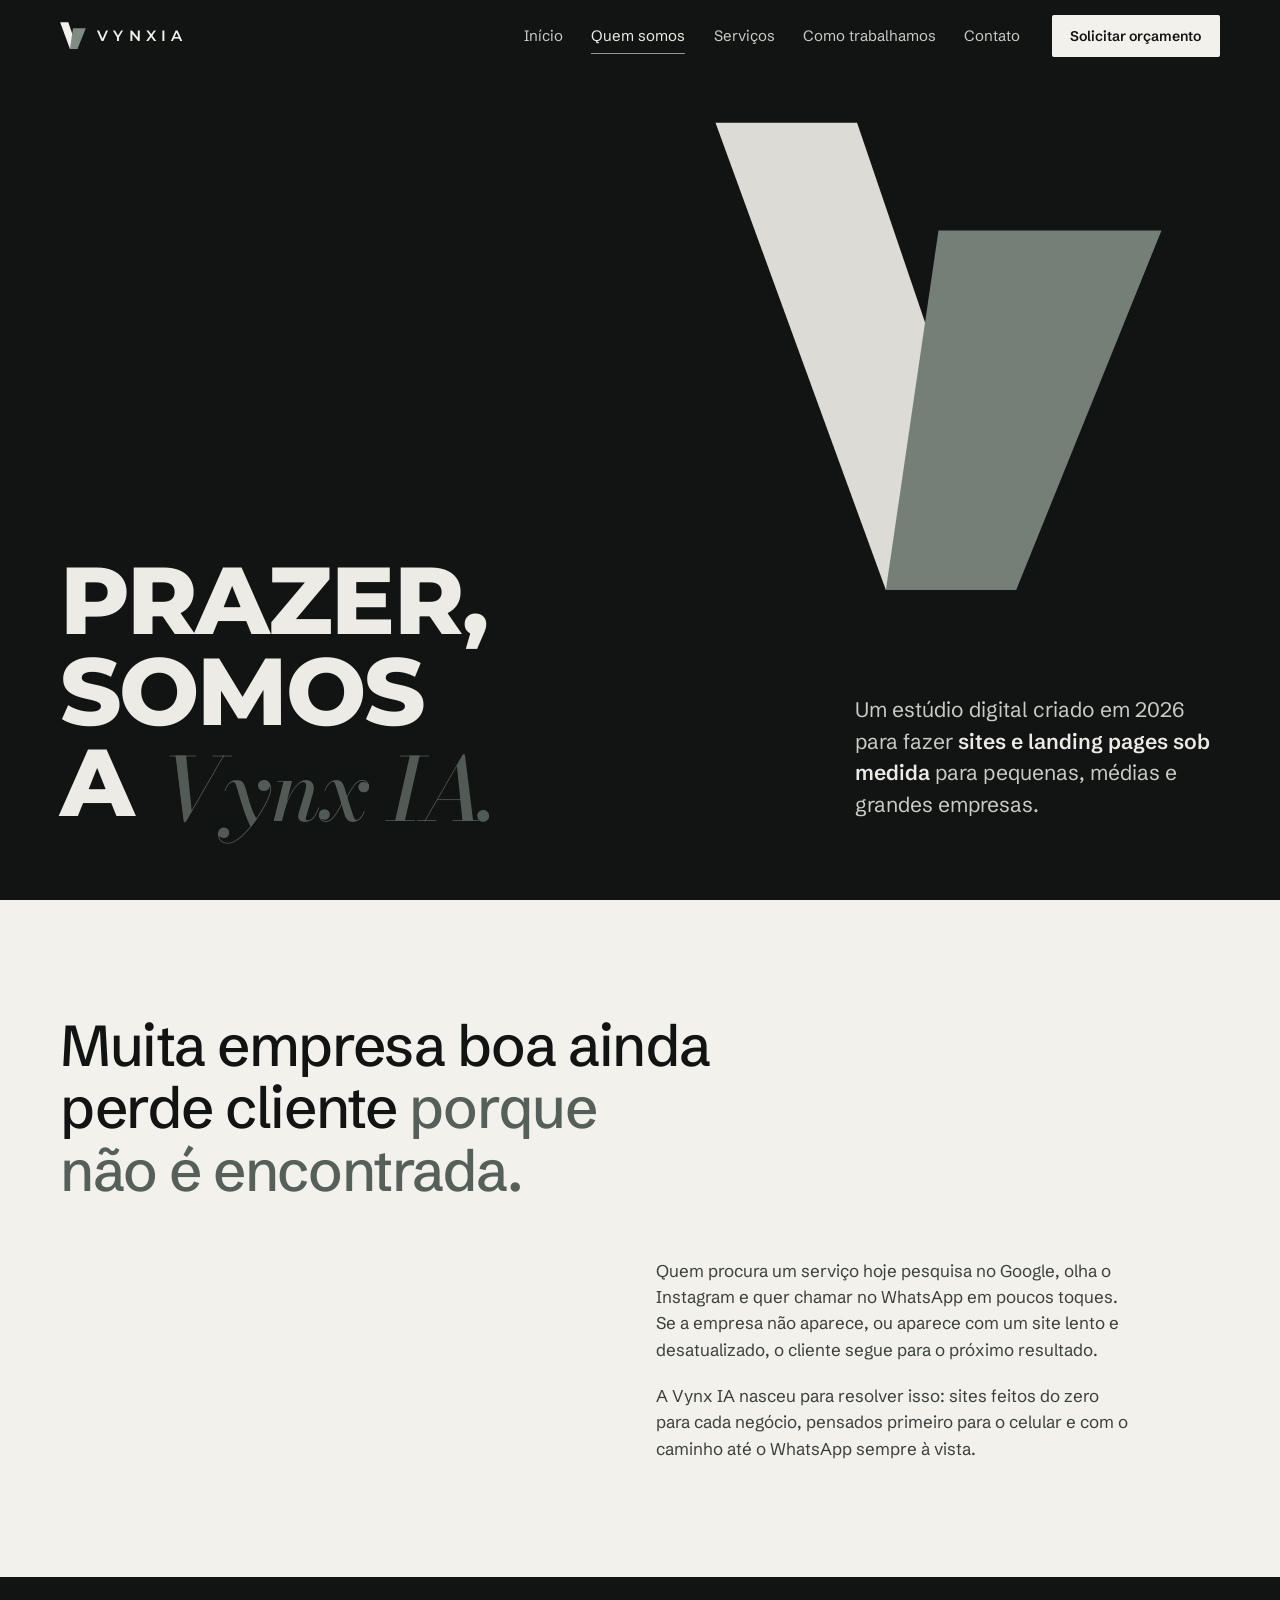
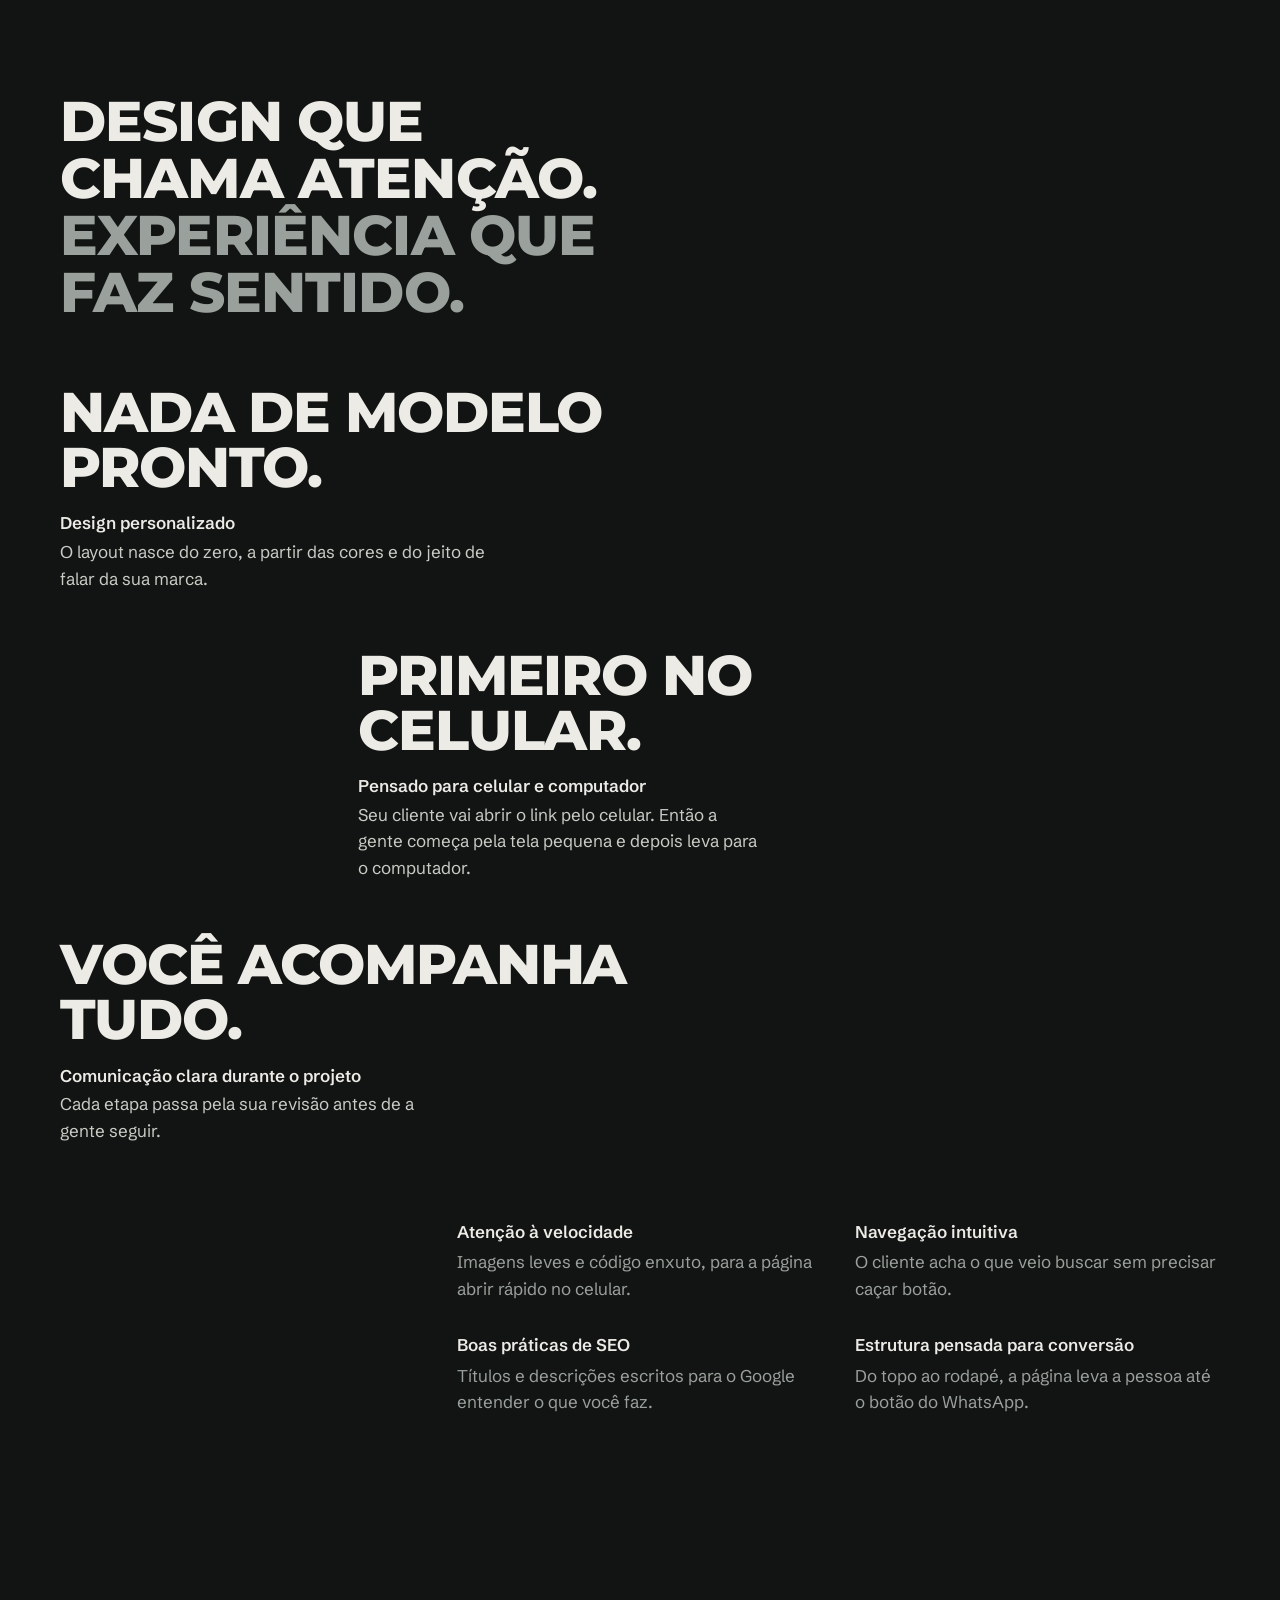
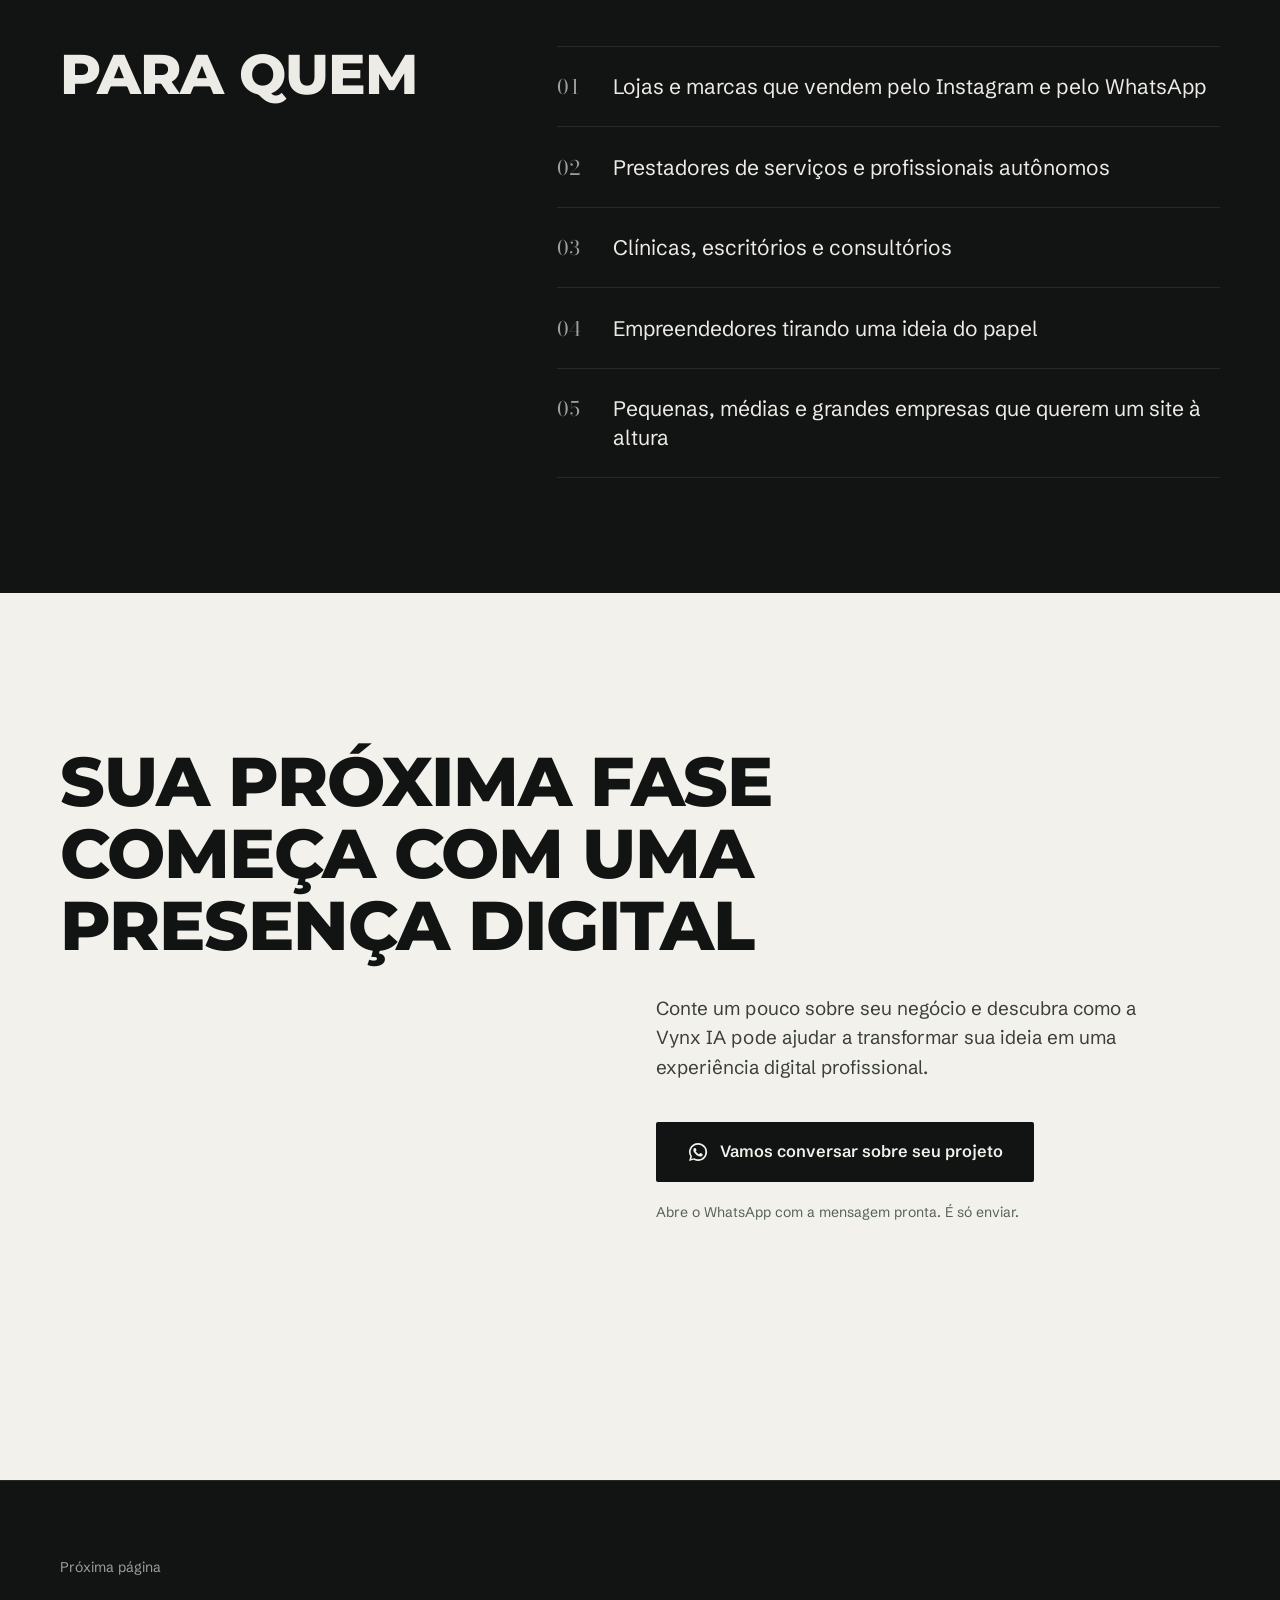
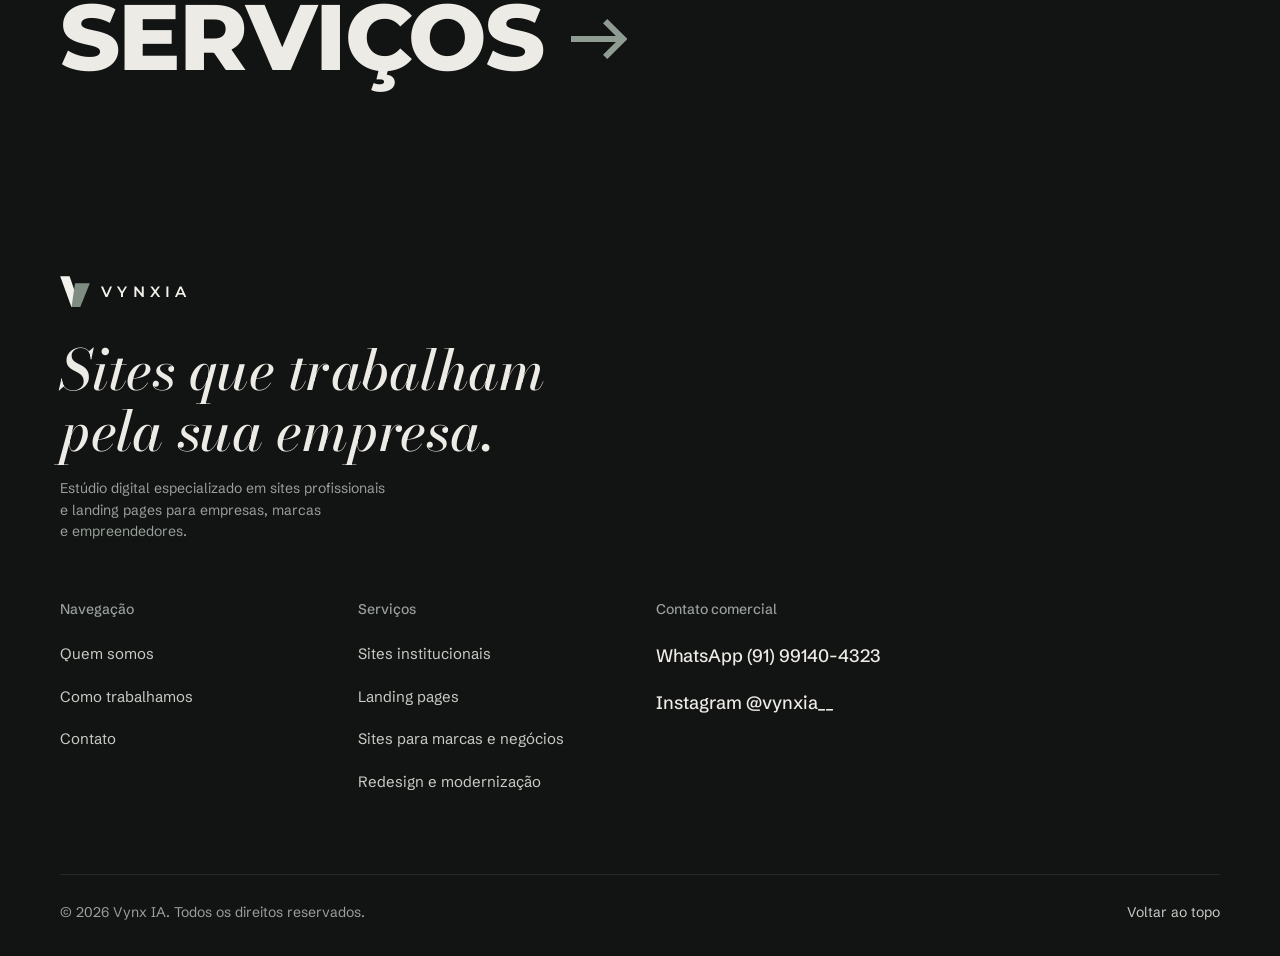
<file: vynx-ia-site/quem-somos.html>
<!doctype html>
<html lang="pt-BR">
<head>
  <meta charset="utf-8">
  <meta name="viewport" content="width=device-width, initial-scale=1, viewport-fit=cover">
  <title>Quem somos | Vynx IA</title>
  <meta name="description" content="Conheça a Vynx IA: estúdio digital criado em 2026 que faz sites e landing pages sob medida, pensados para o celular.">
  <meta name="theme-color" content="#121413">
  <meta name="color-scheme" content="dark">
  <meta name="robots" content="index, follow">

  <!-- Open Graph: ao publicar, troque "og-image.png" pela URL absoluta (https://seudominio/assets/img/og-image.png) -->
  <meta property="og:type" content="website">
  <meta property="og:locale" content="pt_BR">
  <meta property="og:site_name" content="Vynx IA">
  <meta property="og:title" content="Quem somos | Vynx IA">
  <meta property="og:description" content="Conheça a Vynx IA: estúdio digital criado em 2026 que faz sites e landing pages sob medida, pensados para o celular.">
  <meta property="og:image" content="assets/img/og-image.png">
  <meta property="og:image:alt" content="Símbolo da Vynx IA com o slogan Sites que trabalham pela sua empresa.">
  <meta name="twitter:card" content="summary_large_image">

  <link rel="icon" href="assets/img/favicon.svg" type="image/svg+xml">
  <link rel="apple-touch-icon" href="assets/img/apple-touch-icon.png">

  <link rel="preconnect" href="https://fonts.googleapis.com">
  <link rel="preconnect" href="https://fonts.gstatic.com" crossorigin>
  <link rel="stylesheet" href="https://fonts.googleapis.com/css2?family=Bodoni+Moda:ital,opsz,wght@1,24,500&family=Montserrat:wght@800&family=Schibsted+Grotesk:wght@400..600&display=swap">
  <!-- Bodoni reto só para os numerais e Montserrat 600 só para a palavra VYNXIA -->
  <link rel="stylesheet" href="https://fonts.googleapis.com/css2?family=Bodoni+Moda:opsz,wght@6..96,400&family=Montserrat:wght@600&text=012345VYNXIA&display=swap">
  <link rel="stylesheet" href="assets/css/styles.css">

  <script>
    // Ativa as animações apenas quando o JavaScript está disponível
    // e o visitante não pediu movimento reduzido. Sem isso, todo o conteúdo fica visível.
    (function () {
      var d = document.documentElement;
      d.classList.add('js');
      if (!window.matchMedia('(prefers-reduced-motion: reduce)').matches) d.classList.add('motion');
      // Segurança: se as animações não iniciarem, revela o conteúdo.
      setTimeout(function () { if (!d.classList.contains('motion-ready')) d.classList.remove('motion'); }, 2500);
    })();
  </script>

  <script type="application/ld+json">
  {
    "@context": "https://schema.org",
    "@type": "ProfessionalService",
    "name": "Vynx IA",
    "slogan": "Sites que trabalham pela sua empresa.",
    "foundingDate": "2026",
    "description": "Criação de sites institucionais, landing pages, sites para marcas e negócios e redesign de sites.",
    "sameAs": ["https://www.instagram.com/vynxia__/"],
    "knowsAbout": ["Sites institucionais", "Landing pages", "Redesign de sites", "Web design responsivo"]
  }
  </script>
</head>
<body>
  <a class="skip-link" href="#conteudo">Pular para o conteúdo</a>

  <!-- ============ Cabeçalho (igual em todas as abas) ============ -->
  <header class="site-header" data-header>
    <div class="container header-inner">
      <a class="brand" href="index.html" aria-label="Vynx IA, página inicial">
        <svg class="brand-mark" viewBox="0 0 360 378" aria-hidden="true"><path fill="currentColor" d="M2 2h113l127 373H138z"/><path class="brand-mark-b" d="M180 88h178L242 375H138z"/></svg>
        <span class="brand-word">VYNXIA</span>
      </a>

      <nav class="main-nav" aria-label="Navegação principal">
        <ul>
          <li><a href="index.html">Início</a></li>
          <li><a href="quem-somos.html" aria-current="page">Quem somos</a></li>
          <li><a href="servicos.html">Serviços</a></li>
          <li><a href="como-trabalhamos.html">Como trabalhamos</a></li>
          <li><a href="contato.html">Contato</a></li>
        </ul>
      </nav>

      <a class="btn btn--small btn--light header-cta" href="https://wa.me/5591991404323?text=Oi!%20Vim%20pelo%20site%20da%20Vynx%20IA%20e%20quero%20um%20or%C3%A7amento%20de%20site%20ou%20landing%20page." target="_blank" rel="noopener" data-contact="orcamento">Solicitar orçamento</a>

      <button class="menu-toggle" type="button" aria-expanded="false" aria-controls="menu-mobile" data-menu-toggle>
        <span class="visually-hidden" data-menu-label>Abrir menu</span>
        <span class="menu-toggle-lines" aria-hidden="true"><span></span><span></span></span>
      </button>
    </div>
  </header>

  <!-- ============ Menu mobile ============ -->
  <div class="mobile-menu" id="menu-mobile" hidden data-menu>
    <nav aria-label="Menu principal">
      <ul class="mobile-menu-list">
        <li><a href="index.html">Início</a></li>
        <li><a href="quem-somos.html" aria-current="page">Quem somos</a></li>
        <li><a href="servicos.html">Serviços</a></li>
        <li><a href="como-trabalhamos.html">Como trabalhamos</a></li>
        <li><a href="contato.html">Contato</a></li>
      </ul>
    </nav>
    <div class="mobile-menu-foot">
      <a class="btn btn--light btn--block" href="https://wa.me/5591991404323?text=Oi!%20Vim%20pelo%20site%20da%20Vynx%20IA%20e%20quero%20um%20or%C3%A7amento%20de%20site%20ou%20landing%20page." target="_blank" rel="noopener" data-contact="orcamento">Solicitar um orçamento</a>
      <a class="mobile-menu-ig" href="https://www.instagram.com/vynxia__/" target="_blank" rel="noopener">Instagram @vynxia__</a>
    </div>
  </div>
  <main id="conteudo" tabindex="-1" data-page="quem-somos">

    <!-- ============ Topo da aba ============ -->
    <section class="page-hero" aria-labelledby="page-title">
      <div class="page-scene" aria-hidden="true" data-scene="quem-somos"></div>
      <div class="container page-hero-inner">
        <h1 class="display page-title" id="page-title">Prazer, somos a <span class="serif" data-tail>Vynx&nbsp;IA.</span></h1>
        <div class="page-intro"><p class="lead">Um estúdio digital criado em 2026 para fazer <strong>sites e landing pages sob medida</strong> para pequenas, médias e grandes empresas.</p></div>
      </div>
    </section>

    <!-- ============ Por que existimos (papel) ============ -->
    <section class="section on-paper why" aria-labelledby="why-title">
      <div class="container why-grid">
        <h2 class="headline" id="why-title">Muita empresa boa ainda perde cliente <span class="tone">porque não é encontrada.</span></h2>
        <div class="why-text">
          <p>Quem procura um serviço hoje pesquisa no Google, olha o Instagram e quer chamar no WhatsApp em poucos toques. Se a empresa não aparece, ou aparece com um site lento e desatualizado, o cliente segue para o próximo resultado.</p>
          <p>A Vynx&nbsp;IA nasceu para resolver isso: sites feitos do zero para cada negócio, pensados primeiro para o celular e com o caminho até o WhatsApp sempre à vista.</p>
        </div>
      </div>
    </section>

    <!-- ============ No que acreditamos (diferenciais) ============ -->
    <section class="section features" id="diferenciais" aria-labelledby="dif-title">
      <div class="container">
        <div class="section-head">
          <h2 class="display" id="dif-title">Design que chama atenção. <span class="tone">Experiência que faz sentido.</span></h2>
        </div>

        <ul class="dif-main" role="list">
          <li class="dif-item">
            <h3>Design personalizado</h3>
            <p class="dif-big">Nada de modelo pronto.</p>
            <p class="dif-text">O layout nasce do zero, a partir das cores e do jeito de falar da sua marca.</p>
          </li>
          <li class="dif-item">
            <h3>Pensado para celular e computador</h3>
            <p class="dif-big">Primeiro no celular.</p>
            <p class="dif-text">Seu cliente vai abrir o link pelo celular. Então a gente começa pela tela pequena e depois leva para o computador.</p>
          </li>
          <li class="dif-item">
            <h3>Comunicação clara durante o projeto</h3>
            <p class="dif-big">Você acompanha tudo.</p>
            <p class="dif-text">Cada etapa passa pela sua revisão antes de a gente seguir.</p>
          </li>
        </ul>

        <ul class="dif-more" role="list">
          <li><h3>Atenção à velocidade</h3><p>Imagens leves e código enxuto, para a página abrir rápido no celular.</p></li>
          <li><h3>Navegação intuitiva</h3><p>O cliente acha o que veio buscar sem precisar caçar botão.</p></li>
          <li><h3>Boas práticas de SEO</h3><p>Títulos e descrições escritos para o Google entender o que você faz.</p></li>
          <li><h3>Estrutura pensada para conversão</h3><p>Do topo ao rodapé, a página leva a pessoa até o botão do WhatsApp.</p></li>
        </ul>
      </div>
    </section>

    <!-- ============ Para quem fazemos ============ -->
    <section class="section audience" aria-labelledby="aud-title">
      <div class="container audience-grid">
        <h2 class="display audience-title" id="aud-title">Para quem <span class="serif" data-tail>a gente faz.</span></h2>
        <ul class="audience-list" role="list">
          <li>Lojas e marcas que vendem pelo Instagram e pelo WhatsApp</li>
          <li>Prestadores de serviços e profissionais autônomos</li>
          <li>Clínicas, escritórios e consultórios</li>
          <li>Empreendedores tirando uma ideia do papel</li>
          <li>Pequenas, médias e grandes empresas que querem um site à altura</li>
        </ul>
      </div>
    </section>

    <!-- ============ Chamada comercial (papel) ============ -->
    <section class="cta on-paper" id="contato-cta" aria-labelledby="cta-title">
      <div class="container">
        <h2 class="display cta-title" id="cta-title">Sua próxima fase começa com uma presença digital <span class="serif" data-tail>melhor.</span></h2>
        <div class="cta-body">
        <!-- V em 3D que se remonta aqui, só no computador -->
        <div class="cta-3d" aria-hidden="true" data-cta-3d></div>
        <div class="cta-copy">
        <p class="cta-text">Conte um pouco sobre seu negócio e descubra como a Vynx&nbsp;IA pode ajudar a transformar sua ideia em uma experiência digital profissional.</p>
        <div class="cta-actions">
          <a class="btn btn--dark btn--large" href="https://wa.me/5591991404323?text=Oi!%20Vim%20pelo%20site%20da%20Vynx%20IA%20e%20quero%20conversar%20sobre%20um%20site%20para%20a%20minha%20empresa." target="_blank" rel="noopener" data-contact="projeto">
            <svg class="btn-icon" viewBox="0 0 24 24" aria-hidden="true"><path d="M12 2.2a9.8 9.8 0 0 0-8.4 14.8L2.3 21.7l4.8-1.3A9.8 9.8 0 1 0 12 2.2zm0 17.8a8 8 0 0 1-4.1-1.1l-.3-.2-2.9.8.8-2.8-.2-.3A8 8 0 1 1 12 20zm4.4-6c-.2-.1-1.4-.7-1.7-.8-.2-.1-.4-.1-.5.1l-.8 1c-.1.2-.3.2-.5.1a6.6 6.6 0 0 1-3.3-2.9c-.2-.4.2-.4.7-1.3.1-.2 0-.3 0-.4l-.8-1.8c-.2-.5-.4-.4-.5-.4h-.5a.9.9 0 0 0-.7.3 2.8 2.8 0 0 0-.9 2.1 4.9 4.9 0 0 0 1 2.6 11.2 11.2 0 0 0 4.3 3.8c1.6.7 2.2.7 3 .6a2.6 2.6 0 0 0 1.7-1.2 2.1 2.1 0 0 0 .2-1.2c-.1-.1-.2-.2-.5-.3z" fill="currentColor"/></svg>
            <span>Vamos conversar sobre seu projeto</span>
          </a>
          <p class="cta-note" data-contact-note>Abre o WhatsApp com a mensagem pronta. É&nbsp;só enviar.</p>
        </div>
        </div>
        </div>
      </div>
    </section>
    <!-- ============ Próxima aba ============ -->
    <nav class="next-tab" aria-label="Próxima página">
      <div class="container">
        <a class="next-tab-link" href="servicos.html">
          <span class="next-tab-hint">Próxima página</span>
          <span class="next-tab-label">Serviços</span>
        </a>
      </div>
    </nav>
  </main>

  <!-- ============ Rodapé (igual em todas as abas) ============ -->
  <footer class="site-footer">
    <div class="container footer-grid">
      <div class="footer-brand">
        <a class="brand brand--footer" href="index.html" aria-label="Vynx IA, página inicial">
          <svg class="brand-mark" viewBox="0 0 360 378" aria-hidden="true"><path fill="currentColor" d="M2 2h113l127 373H138z"/><path class="brand-mark-b" d="M180 88h178L242 375H138z"/></svg>
          <span class="brand-word">VYNXIA</span>
        </a>
        <p class="footer-tagline serif">Sites que trabalham pela sua empresa.</p>
        <p class="footer-desc">Estúdio digital especializado em sites profissionais e landing pages para empresas, marcas e empreendedores.</p>
      </div>

      <nav class="footer-col" aria-labelledby="f-nav">
        <h2 class="footer-title" id="f-nav">Navegação</h2>
        <ul>
          <li><a href="quem-somos.html">Quem somos</a></li>
          <li data-projects-link hidden><a href="index.html#projetos">Projetos</a></li>
          <li><a href="como-trabalhamos.html">Como trabalhamos</a></li>
          <li><a href="contato.html">Contato</a></li>
        </ul>
      </nav>

      <nav class="footer-col" aria-labelledby="f-serv">
        <h2 class="footer-title" id="f-serv">Serviços</h2>
        <ul>
          <li><a href="servicos.html#servico-sites-institucionais">Sites institucionais</a></li>
          <li><a href="servicos.html#servico-landing-pages">Landing pages</a></li>
          <li><a href="servicos.html#servico-marcas-negocios">Sites para marcas e negócios</a></li>
          <li><a href="servicos.html#servico-redesign">Redesign e modernização</a></li>
        </ul>
      </nav>

      <div class="footer-col footer-contact">
        <h2 class="footer-title">Contato comercial</h2>
        <ul role="list">
          <li data-whatsapp-only><a href="https://wa.me/5591991404323?text=Oi!%20Vim%20pelo%20site%20da%20Vynx%20IA%20e%20quero%20conversar%20sobre%20um%20site%20para%20a%20minha%20empresa." data-contact="projeto" target="_blank" rel="noopener">WhatsApp <span data-whatsapp-label>(91) 99140-4323</span></a></li>
          <li><a href="https://www.instagram.com/vynxia__/" target="_blank" rel="noopener">Instagram @vynxia__</a></li>
        </ul>
      </div>
    </div>

    <div class="container footer-bottom">
      <p>© <span data-year>2026</span> Vynx&nbsp;IA. Todos os direitos reservados.</p>
      <a href="#conteudo" class="to-top">Voltar ao topo</a>
    </div>
  </footer>

  <script src="assets/js/config.js"></script>
  <script src="assets/js/projects.js"></script>
  <script src="assets/js/main.js" defer></script>
  <script src="assets/vendor/gsap.min.js" defer></script>
  <script src="assets/vendor/ScrollTrigger.min.js" defer></script>
</body>
</html>
</file>
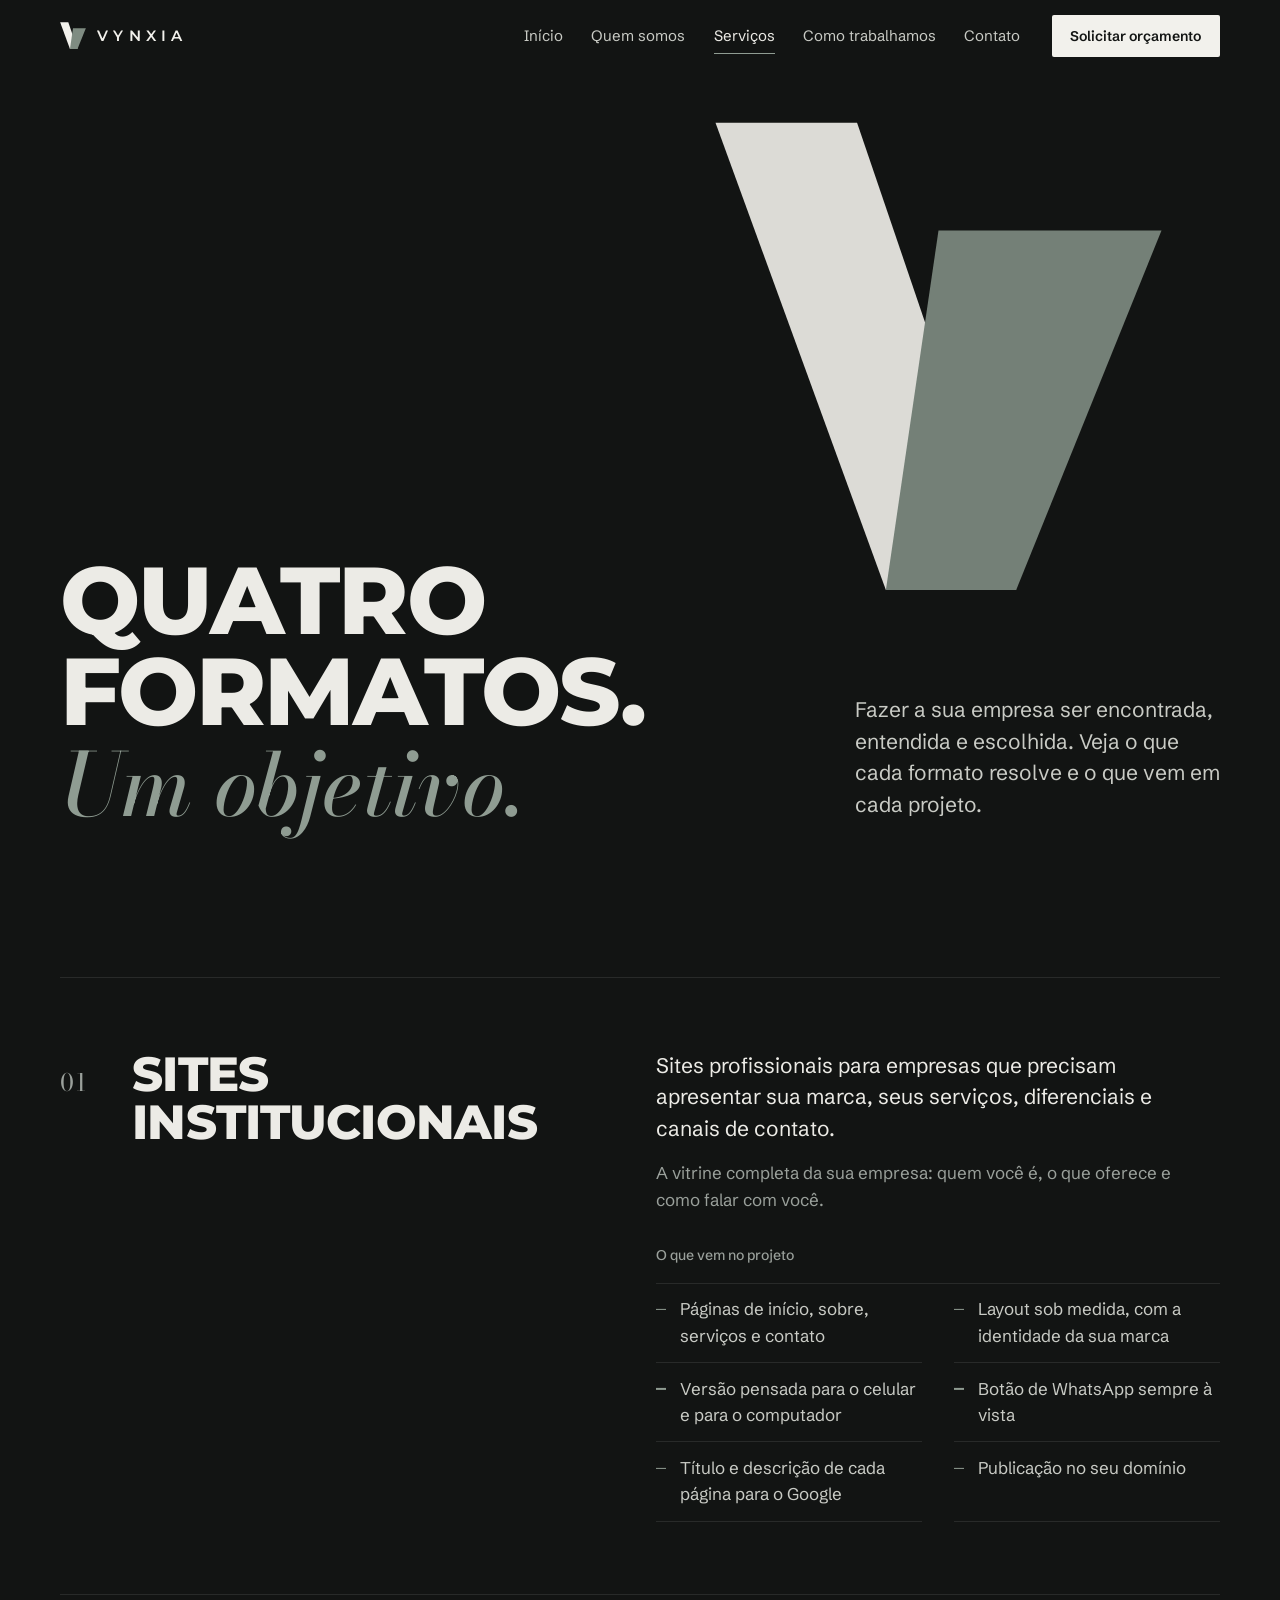
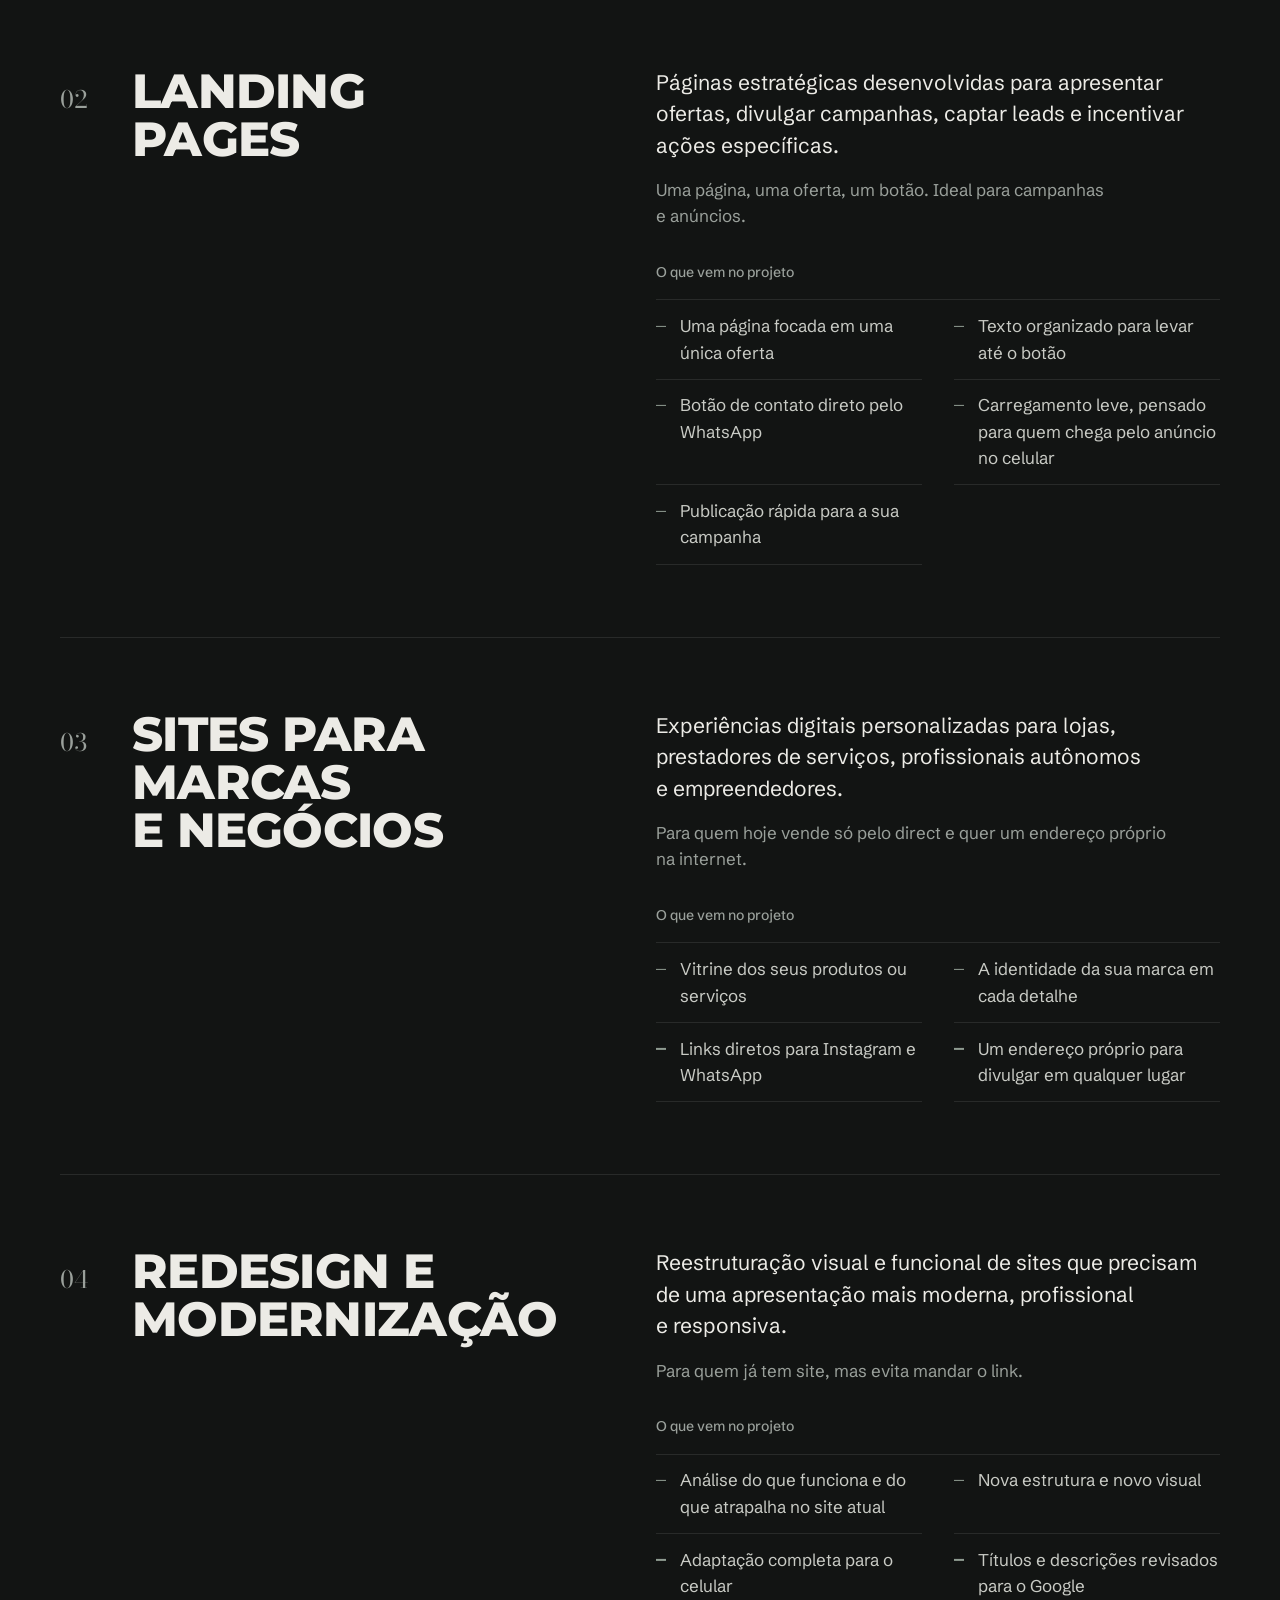
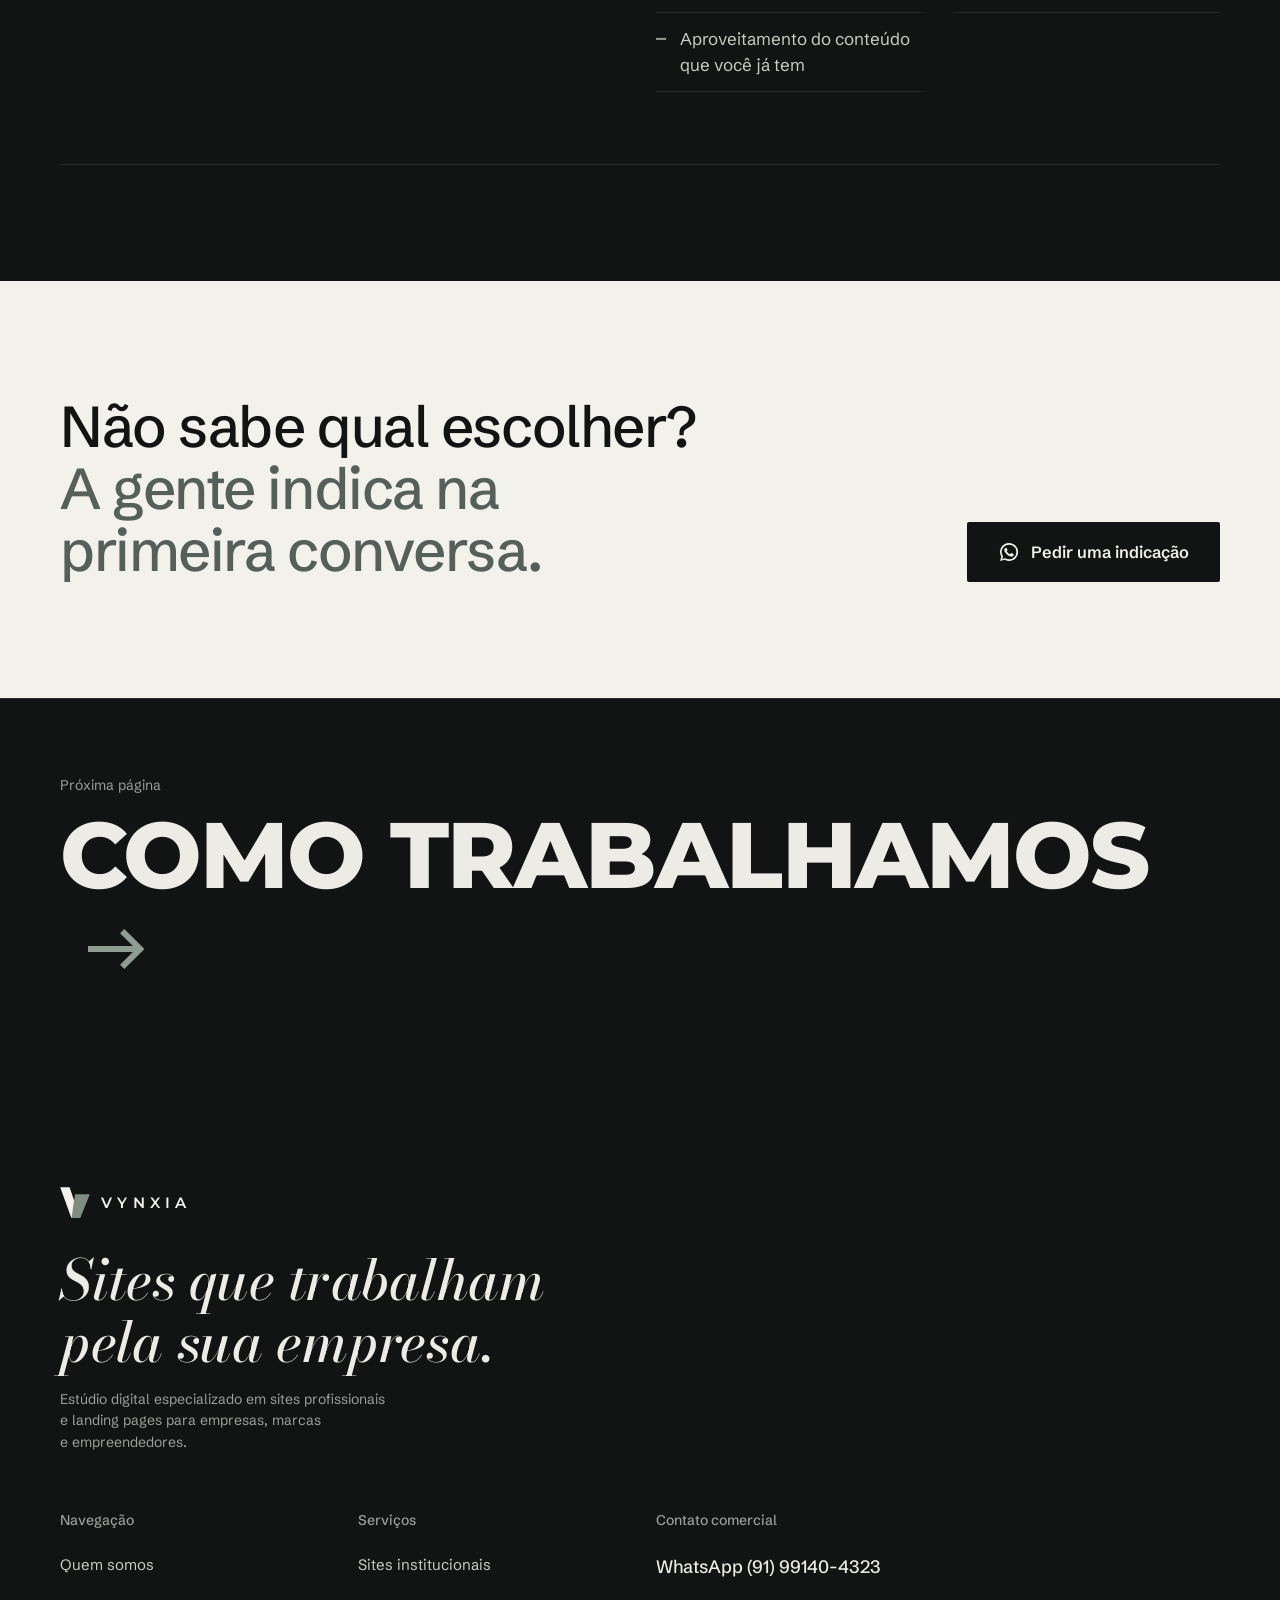
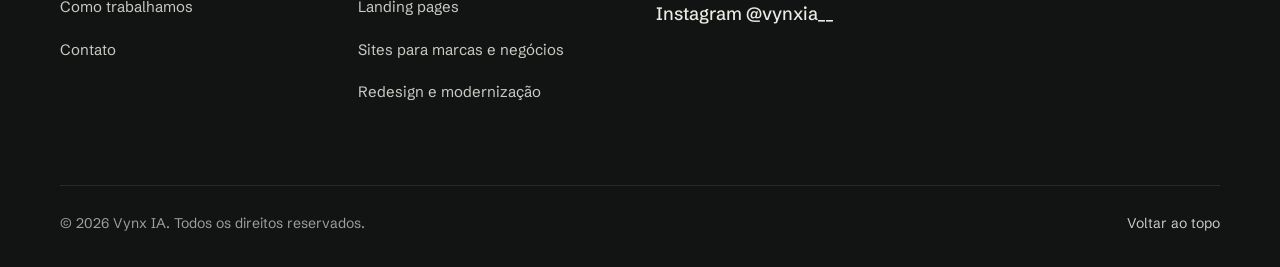
<file: vynx-ia-site/servicos.html>
<!doctype html>
<html lang="pt-BR">
<head>
  <meta charset="utf-8">
  <meta name="viewport" content="width=device-width, initial-scale=1, viewport-fit=cover">
  <title>Serviços | Vynx IA</title>
  <meta name="description" content="Sites institucionais, landing pages, sites para marcas e negócios e redesign. Veja o que vem em cada projeto da Vynx IA.">
  <meta name="theme-color" content="#121413">
  <meta name="color-scheme" content="dark">
  <meta name="robots" content="index, follow">

  <!-- Open Graph: ao publicar, troque "og-image.png" pela URL absoluta (https://seudominio/assets/img/og-image.png) -->
  <meta property="og:type" content="website">
  <meta property="og:locale" content="pt_BR">
  <meta property="og:site_name" content="Vynx IA">
  <meta property="og:title" content="Serviços | Vynx IA">
  <meta property="og:description" content="Sites institucionais, landing pages, sites para marcas e negócios e redesign. Veja o que vem em cada projeto da Vynx IA.">
  <meta property="og:image" content="assets/img/og-image.png">
  <meta property="og:image:alt" content="Símbolo da Vynx IA com o slogan Sites que trabalham pela sua empresa.">
  <meta name="twitter:card" content="summary_large_image">

  <link rel="icon" href="assets/img/favicon.svg" type="image/svg+xml">
  <link rel="apple-touch-icon" href="assets/img/apple-touch-icon.png">

  <link rel="preconnect" href="https://fonts.googleapis.com">
  <link rel="preconnect" href="https://fonts.gstatic.com" crossorigin>
  <link rel="stylesheet" href="https://fonts.googleapis.com/css2?family=Bodoni+Moda:ital,opsz,wght@1,24,500&family=Montserrat:wght@800&family=Schibsted+Grotesk:wght@400..600&display=swap">
  <!-- Bodoni reto só para os numerais e Montserrat 600 só para a palavra VYNXIA -->
  <link rel="stylesheet" href="https://fonts.googleapis.com/css2?family=Bodoni+Moda:opsz,wght@6..96,400&family=Montserrat:wght@600&text=012345VYNXIA&display=swap">
  <link rel="stylesheet" href="assets/css/styles.css">

  <script>
    // Ativa as animações apenas quando o JavaScript está disponível
    // e o visitante não pediu movimento reduzido. Sem isso, todo o conteúdo fica visível.
    (function () {
      var d = document.documentElement;
      d.classList.add('js');
      if (!window.matchMedia('(prefers-reduced-motion: reduce)').matches) d.classList.add('motion');
      // Segurança: se as animações não iniciarem, revela o conteúdo.
      setTimeout(function () { if (!d.classList.contains('motion-ready')) d.classList.remove('motion'); }, 2500);
    })();
  </script>

  <script type="application/ld+json">
  {
    "@context": "https://schema.org",
    "@type": "ProfessionalService",
    "name": "Vynx IA",
    "slogan": "Sites que trabalham pela sua empresa.",
    "foundingDate": "2026",
    "description": "Criação de sites institucionais, landing pages, sites para marcas e negócios e redesign de sites.",
    "sameAs": ["https://www.instagram.com/vynxia__/"],
    "knowsAbout": ["Sites institucionais", "Landing pages", "Redesign de sites", "Web design responsivo"]
  }
  </script>
</head>
<body>
  <a class="skip-link" href="#conteudo">Pular para o conteúdo</a>

  <!-- ============ Cabeçalho (igual em todas as abas) ============ -->
  <header class="site-header" data-header>
    <div class="container header-inner">
      <a class="brand" href="index.html" aria-label="Vynx IA, página inicial">
        <svg class="brand-mark" viewBox="0 0 360 378" aria-hidden="true"><path fill="currentColor" d="M2 2h113l127 373H138z"/><path class="brand-mark-b" d="M180 88h178L242 375H138z"/></svg>
        <span class="brand-word">VYNXIA</span>
      </a>

      <nav class="main-nav" aria-label="Navegação principal">
        <ul>
          <li><a href="index.html">Início</a></li>
          <li><a href="quem-somos.html">Quem somos</a></li>
          <li><a href="servicos.html" aria-current="page">Serviços</a></li>
          <li><a href="como-trabalhamos.html">Como trabalhamos</a></li>
          <li><a href="contato.html">Contato</a></li>
        </ul>
      </nav>

      <a class="btn btn--small btn--light header-cta" href="https://wa.me/5591991404323?text=Oi!%20Vim%20pelo%20site%20da%20Vynx%20IA%20e%20quero%20um%20or%C3%A7amento%20de%20site%20ou%20landing%20page." target="_blank" rel="noopener" data-contact="orcamento">Solicitar orçamento</a>

      <button class="menu-toggle" type="button" aria-expanded="false" aria-controls="menu-mobile" data-menu-toggle>
        <span class="visually-hidden" data-menu-label>Abrir menu</span>
        <span class="menu-toggle-lines" aria-hidden="true"><span></span><span></span></span>
      </button>
    </div>
  </header>

  <!-- ============ Menu mobile ============ -->
  <div class="mobile-menu" id="menu-mobile" hidden data-menu>
    <nav aria-label="Menu principal">
      <ul class="mobile-menu-list">
        <li><a href="index.html">Início</a></li>
        <li><a href="quem-somos.html">Quem somos</a></li>
        <li><a href="servicos.html" aria-current="page">Serviços</a></li>
        <li><a href="como-trabalhamos.html">Como trabalhamos</a></li>
        <li><a href="contato.html">Contato</a></li>
      </ul>
    </nav>
    <div class="mobile-menu-foot">
      <a class="btn btn--light btn--block" href="https://wa.me/5591991404323?text=Oi!%20Vim%20pelo%20site%20da%20Vynx%20IA%20e%20quero%20um%20or%C3%A7amento%20de%20site%20ou%20landing%20page." target="_blank" rel="noopener" data-contact="orcamento">Solicitar um orçamento</a>
      <a class="mobile-menu-ig" href="https://www.instagram.com/vynxia__/" target="_blank" rel="noopener">Instagram @vynxia__</a>
    </div>
  </div>
  <main id="conteudo" tabindex="-1" data-page="servicos">

    <!-- ============ Topo da aba ============ -->
    <section class="page-hero" aria-labelledby="page-title">
      <div class="page-scene" aria-hidden="true" data-scene="servicos"></div>
      <div class="container page-hero-inner">
        <h1 class="display page-title" id="page-title">Quatro formatos. <span class="serif" data-tail>Um objetivo.</span></h1>
        <div class="page-intro"><p class="lead">Fazer a sua empresa ser encontrada, entendida e escolhida. Veja o que cada formato resolve e o que vem em cada projeto.</p></div>
      </div>
    </section>

    <!-- ============ Serviços em detalhe ============ -->
    <section class="section svc-section" aria-label="Serviços em detalhe">
      <div class="container svc-list-wrap">
        <article class="svc" id="servico-sites-institucionais">
          <div class="svc-head">
            <span class="service-num" aria-hidden="true">01</span>
            <h2 class="svc-title">Sites institucionais</h2>
          </div>
          <div class="svc-body">
            <p class="svc-desc">Sites profissionais para empresas que precisam apresentar sua marca, seus serviços, diferenciais e canais de contato.</p>
            <p class="svc-fit">A vitrine completa da sua empresa: quem você é, o que oferece e como falar com você.</p>
            <h3 class="svc-sub">O que vem no projeto</h3>
            <ul class="svc-list" role="list">
              <li>Páginas de início, sobre, serviços e contato</li>
              <li>Layout sob medida, com a identidade da sua marca</li>
              <li>Versão pensada para o celular e para o computador</li>
              <li>Botão de WhatsApp sempre à vista</li>
              <li>Título e descrição de cada página para o Google</li>
              <li>Publicação no seu domínio</li>
            </ul>
          </div>
        </article>
        <article class="svc" id="servico-landing-pages">
          <div class="svc-head">
            <span class="service-num" aria-hidden="true">02</span>
            <h2 class="svc-title">Landing pages</h2>
          </div>
          <div class="svc-body">
            <p class="svc-desc">Páginas estratégicas desenvolvidas para apresentar ofertas, divulgar campanhas, captar leads e incentivar ações específicas.</p>
            <p class="svc-fit">Uma página, uma oferta, um botão. Ideal para campanhas e anúncios.</p>
            <h3 class="svc-sub">O que vem no projeto</h3>
            <ul class="svc-list" role="list">
              <li>Uma página focada em uma única oferta</li>
              <li>Texto organizado para levar até o botão</li>
              <li>Botão de contato direto pelo WhatsApp</li>
              <li>Carregamento leve, pensado para quem chega pelo anúncio no celular</li>
              <li>Publicação rápida para a sua campanha</li>
            </ul>
          </div>
        </article>
        <article class="svc" id="servico-marcas-negocios">
          <div class="svc-head">
            <span class="service-num" aria-hidden="true">03</span>
            <h2 class="svc-title">Sites para marcas e negócios</h2>
          </div>
          <div class="svc-body">
            <p class="svc-desc">Experiências digitais personalizadas para lojas, prestadores de serviços, profissionais autônomos e empreendedores.</p>
            <p class="svc-fit">Para quem hoje vende só pelo direct e quer um endereço próprio na internet.</p>
            <h3 class="svc-sub">O que vem no projeto</h3>
            <ul class="svc-list" role="list">
              <li>Vitrine dos seus produtos ou serviços</li>
              <li>A identidade da sua marca em cada detalhe</li>
              <li>Links diretos para Instagram e WhatsApp</li>
              <li>Um endereço próprio para divulgar em qualquer lugar</li>
            </ul>
          </div>
        </article>
        <article class="svc" id="servico-redesign">
          <div class="svc-head">
            <span class="service-num" aria-hidden="true">04</span>
            <h2 class="svc-title">Redesign e modernização</h2>
          </div>
          <div class="svc-body">
            <p class="svc-desc">Reestruturação visual e funcional de sites que precisam de uma apresentação mais moderna, profissional e responsiva.</p>
            <p class="svc-fit">Para quem já tem site, mas evita mandar o link.</p>
            <h3 class="svc-sub">O que vem no projeto</h3>
            <ul class="svc-list" role="list">
              <li>Análise do que funciona e do que atrapalha no site atual</li>
              <li>Nova estrutura e novo visual</li>
              <li>Adaptação completa para o celular</li>
              <li>Títulos e descrições revisados para o Google</li>
              <li>Aproveitamento do conteúdo que você já tem</li>
            </ul>
          </div>
        </article>
      </div>
    </section>

    <!-- ============ Não sabe qual escolher ============ -->
    <section class="section on-paper choose" aria-labelledby="choose-title">
      <div class="container choose-grid">
        <h2 class="headline" id="choose-title">Não sabe qual escolher? <span class="tone">A gente indica na primeira conversa.</span></h2>
        <div class="choose-actions">
          <a class="btn btn--dark btn--large" href="https://wa.me/5591991404323?text=Oi!%20Vim%20pelo%20site%20da%20Vynx%20IA%20e%20quero%20um%20or%C3%A7amento%20de%20site%20ou%20landing%20page." target="_blank" rel="noopener" data-contact="orcamento"><svg class="btn-icon" viewBox="0 0 24 24" aria-hidden="true"><path d="M12 2.2a9.8 9.8 0 0 0-8.4 14.8L2.3 21.7l4.8-1.3A9.8 9.8 0 1 0 12 2.2zm0 17.8a8 8 0 0 1-4.1-1.1l-.3-.2-2.9.8.8-2.8-.2-.3A8 8 0 1 1 12 20zm4.4-6c-.2-.1-1.4-.7-1.7-.8-.2-.1-.4-.1-.5.1l-.8 1c-.1.2-.3.2-.5.1a6.6 6.6 0 0 1-3.3-2.9c-.2-.4.2-.4.7-1.3.1-.2 0-.3 0-.4l-.8-1.8c-.2-.5-.4-.4-.5-.4h-.5a.9.9 0 0 0-.7.3 2.8 2.8 0 0 0-.9 2.1 4.9 4.9 0 0 0 1 2.6 11.2 11.2 0 0 0 4.3 3.8c1.6.7 2.2.7 3 .6a2.6 2.6 0 0 0 1.7-1.2 2.1 2.1 0 0 0 .2-1.2c-.1-.1-.2-.2-.5-.3z" fill="currentColor"/></svg><span>Pedir uma indicação</span></a>
        </div>
      </div>
    </section>
    <!-- ============ Próxima aba ============ -->
    <nav class="next-tab" aria-label="Próxima página">
      <div class="container">
        <a class="next-tab-link" href="como-trabalhamos.html">
          <span class="next-tab-hint">Próxima página</span>
          <span class="next-tab-label">Como trabalhamos</span>
        </a>
      </div>
    </nav>
  </main>

  <!-- ============ Rodapé (igual em todas as abas) ============ -->
  <footer class="site-footer">
    <div class="container footer-grid">
      <div class="footer-brand">
        <a class="brand brand--footer" href="index.html" aria-label="Vynx IA, página inicial">
          <svg class="brand-mark" viewBox="0 0 360 378" aria-hidden="true"><path fill="currentColor" d="M2 2h113l127 373H138z"/><path class="brand-mark-b" d="M180 88h178L242 375H138z"/></svg>
          <span class="brand-word">VYNXIA</span>
        </a>
        <p class="footer-tagline serif">Sites que trabalham pela sua empresa.</p>
        <p class="footer-desc">Estúdio digital especializado em sites profissionais e landing pages para empresas, marcas e empreendedores.</p>
      </div>

      <nav class="footer-col" aria-labelledby="f-nav">
        <h2 class="footer-title" id="f-nav">Navegação</h2>
        <ul>
          <li><a href="quem-somos.html">Quem somos</a></li>
          <li data-projects-link hidden><a href="index.html#projetos">Projetos</a></li>
          <li><a href="como-trabalhamos.html">Como trabalhamos</a></li>
          <li><a href="contato.html">Contato</a></li>
        </ul>
      </nav>

      <nav class="footer-col" aria-labelledby="f-serv">
        <h2 class="footer-title" id="f-serv">Serviços</h2>
        <ul>
          <li><a href="servicos.html#servico-sites-institucionais">Sites institucionais</a></li>
          <li><a href="servicos.html#servico-landing-pages">Landing pages</a></li>
          <li><a href="servicos.html#servico-marcas-negocios">Sites para marcas e negócios</a></li>
          <li><a href="servicos.html#servico-redesign">Redesign e modernização</a></li>
        </ul>
      </nav>

      <div class="footer-col footer-contact">
        <h2 class="footer-title">Contato comercial</h2>
        <ul role="list">
          <li data-whatsapp-only><a href="https://wa.me/5591991404323?text=Oi!%20Vim%20pelo%20site%20da%20Vynx%20IA%20e%20quero%20conversar%20sobre%20um%20site%20para%20a%20minha%20empresa." data-contact="projeto" target="_blank" rel="noopener">WhatsApp <span data-whatsapp-label>(91) 99140-4323</span></a></li>
          <li><a href="https://www.instagram.com/vynxia__/" target="_blank" rel="noopener">Instagram @vynxia__</a></li>
        </ul>
      </div>
    </div>

    <div class="container footer-bottom">
      <p>© <span data-year>2026</span> Vynx&nbsp;IA. Todos os direitos reservados.</p>
      <a href="#conteudo" class="to-top">Voltar ao topo</a>
    </div>
  </footer>

  <script src="assets/js/config.js"></script>
  <script src="assets/js/projects.js"></script>
  <script src="assets/js/main.js" defer></script>
  <script src="assets/vendor/gsap.min.js" defer></script>
  <script src="assets/vendor/ScrollTrigger.min.js" defer></script>
</body>
</html>
</file>
<file: vynx-ia-site/assets/css/styles.css>
/* ==========================================================================
   Vynx IA — site oficial
   Base grafite com dois cortes em papel (Posicionamento e Chamada comercial),
   como os quadros claros do vídeo da marca. Sálvia é o único acento.
   Tipografia: Montserrat (voz firme) + Bodoni Moda (só finais de até 3 palavras
   e números) + Schibsted Grotesk (leitura).

   Regras de espaçamento entre letras:
   - texto corrido e botões: 0
   - caixa alta até 1.5rem: +.01em · títulos em caixa alta: -.015em · herói: -.02em
   - títulos em caixa baixa: -.025em · Bodoni: -.005em
   - nada acima de .05em, exceto a palavra VYNXIA (.34em)

   Regras de movimento:
   - hover e toque .12–.2s · mudança de estado .3s · entradas até .6s
   - nada em loop, nada preso ao cursor ou à posição da rolagem
   ========================================================================== */

:root {
  --bg: #121413;
  --line: rgba(236, 235, 230, 0.1);
  --line-strong: rgba(236, 235, 230, 0.22);
  --text: #ecebe6;
  --text-soft: #c9cbc5;
  --muted: #9aa09b;
  --paper: #f2f1ec;
  --sage: #8f9c92;
  --sage-deep: #7f8c82;
  --sage-ink: #4f5c53; /* sálvia legível sobre papel (6.2:1) */

  --f-display: "Montserrat", "Helvetica Neue", Arial, sans-serif;
  --f-serif: "Bodoni Moda", "Didot", "Times New Roman", serif;
  --f-body: "Schibsted Grotesk", system-ui, -apple-system, "Segoe UI", Roboto, sans-serif;

  --fs-small: 0.875rem;
  --fs-body: 1.0625rem;
  --fs-lead: clamp(1.125rem, 1rem + 0.5vw, 1.3125rem);
  --fs-h3: clamp(1.125rem, 0.98rem + 0.6vw, 1.375rem);
  --fs-h2: clamp(2rem, 1.2rem + 3.4vw, 3.5rem);
  --fs-h2-text: clamp(2rem, 1.1rem + 3.4vw, 3.6rem);
  --fs-statement: clamp(2rem, 1rem + 3.4vw, 3.5rem);
  --fs-cta: clamp(2.4rem, 0.8rem + 4.4vw, 4.5rem);

  --space-s: clamp(3.5rem, 6vw, 5rem);
  --space-m: clamp(4rem, 9vw, 8rem);
  --space-l: clamp(5rem, 12vw, 11rem);

  --container: 1240px;
  --gutter: clamp(1rem, 4vw, 2.5rem);
  --header-h: 72px;
  --radius: 2px;

  --ease-out: cubic-bezier(0.2, 0.7, 0.2, 1);
  --t-press: 0.12s;
  --t-hover: 0.18s;
  --t-state: 0.3s;
  --t-enter: 0.6s;
}
@media (min-width: 1600px) {
  :root { --container: 1320px; }
}

/* ---------- Base ---------- */
*,
*::before,
*::after { box-sizing: border-box; }

html {
  -webkit-text-size-adjust: 100%;
  text-size-adjust: 100%;
  scroll-padding-top: calc(var(--header-h) + 8px);
}
@media (prefers-reduced-motion: no-preference) {
  html { scroll-behavior: smooth; }
}

body {
  margin: 0;
  background: var(--bg);
  color: var(--text);
  font-family: var(--f-body);
  font-size: var(--fs-body);
  line-height: 1.55;
  -webkit-font-smoothing: antialiased;
  -moz-osx-font-smoothing: grayscale;
  overflow-x: hidden;
}
body.menu-open { overflow: hidden; }

img, svg { display: block; max-width: 100%; }
a { color: inherit; text-decoration: none; }
h1, h2, h3, p, ol, ul { margin: 0; }
ol, ul { padding: 0; list-style: none; }
p { text-wrap: pretty; }
strong { color: var(--text); font-weight: 600; }

::selection { background: var(--sage); color: var(--bg); }

:focus-visible {
  outline: 2px solid var(--sage);
  outline-offset: 3px;
  border-radius: 2px;
}
main:focus { outline: none; }

.visually-hidden {
  position: absolute !important;
  width: 1px; height: 1px;
  padding: 0; margin: -1px;
  overflow: hidden; clip: rect(0 0 0 0);
  white-space: nowrap; border: 0;
}

.skip-link {
  position: fixed;
  top: calc(12px + env(safe-area-inset-top));
  left: max(12px, env(safe-area-inset-left));
  z-index: 200;
  padding: 0.7rem 1rem;
  background: var(--paper);
  color: var(--bg);
  font-weight: 600;
  border-radius: var(--radius);
  transform: translateY(-200%);
}
.skip-link:focus { transform: none; }

.container {
  width: 100%;
  max-width: var(--container);
  margin-inline: auto;
  padding-left: max(var(--gutter), env(safe-area-inset-left));
  padding-right: max(var(--gutter), env(safe-area-inset-right));
}

.section { padding-block: var(--space-m); }

/* Seções em papel: os componentes herdam as cores pelos tokens */
.on-paper {
  background: var(--paper);
  color: #121413;
  --text: #121413;
  --text-soft: #3a3f3b;
  --muted: #56605a;
  --line: rgba(18, 20, 19, 0.14);
  --line-strong: rgba(18, 20, 19, 0.28);
}
.on-paper ::selection { background: #121413; color: var(--paper); }
.on-paper :focus-visible { outline-color: #121413; }

/* ---------- Títulos ----------
   Cada título tem um tratamento pelo papel que cumpre na página.
   Bodoni só em finais de até 3 palavras: herói, Serviços, Processo, CTA e o slogan do rodapé. */
.display {
  font-family: var(--f-display);
  font-weight: 800;
  text-transform: uppercase;
  font-size: var(--fs-h2);
  line-height: 1.02;
  letter-spacing: -0.015em;
  text-wrap: balance;
}
.serif {
  font-family: var(--f-serif);
  font-style: italic;
  font-weight: 500;
  font-variation-settings: "opsz" 24;
  text-transform: none;
  letter-spacing: -0.005em;
}
.display .serif { font-size: 0.92em; color: var(--text-soft); }
.display .serif[data-tail] { display: inline-block; }
.tone { color: var(--muted); }
.display .tone { display: block; }
.dot { color: var(--sage); }

.headline {
  font-family: var(--f-body);
  font-weight: 500;
  font-size: var(--fs-h2-text);
  line-height: 1.08;
  letter-spacing: -0.025em;
  max-width: 21ch;
  text-wrap: balance;
}

.section-head { max-width: 860px; margin-bottom: clamp(2.5rem, 5vw, 4rem); }
.section-intro { margin-top: 1.25rem; max-width: 48ch; color: var(--text-soft); }

/* ---------- Botões ---------- */
.btn {
  --btn-bg: transparent;
  --btn-fg: var(--text);
  display: inline-flex;
  align-items: center;
  justify-content: center;
  gap: 0.65rem;
  min-height: 52px;
  padding: 0.85rem 1.5rem;
  border: 1px solid transparent;
  border-radius: var(--radius);
  background: var(--btn-bg);
  color: var(--btn-fg);
  font-family: var(--f-body);
  font-size: 0.95rem;
  font-weight: 600;
  line-height: 1.2;
  cursor: pointer;
  transition:
    background-color var(--t-hover) ease-out,
    border-color var(--t-hover) ease-out,
    color var(--t-hover) ease-out,
    transform var(--t-press) ease-out;
  -webkit-tap-highlight-color: transparent;
}
.btn:active { transform: translateY(1px); }

.btn--light { --btn-bg: var(--paper); --btn-fg: #121413; }
.btn--ghost { border-color: var(--line-strong); }
.btn--dark { --btn-bg: #121413; --btn-fg: var(--paper); }
@media (hover: hover) {
  .btn--light:hover { --btn-bg: #dcdfd8; }
  .btn--ghost:hover { --btn-bg: rgba(236, 235, 230, 0.06); border-color: rgba(236, 235, 230, 0.45); }
  .btn--dark:hover { --btn-bg: #2a2e2b; }
}

.btn--small { min-height: 42px; padding: 0.55rem 1.1rem; font-size: 0.875rem; }
.btn--large { min-height: 60px; padding: 1rem 1.9rem; font-size: 1.02rem; }
.btn--block { width: 100%; }
.btn-icon { width: 22px; height: 22px; flex: none; }
@media (max-width: 479px) {
  .btn--large { padding-inline: 1.1rem; gap: 0.55rem; font-size: 1rem; white-space: nowrap; }
  .btn--large .btn-icon { width: 20px; height: 20px; }
}
@media (max-width: 359px) {
  .btn--large { white-space: normal; justify-content: flex-start; text-align: left; padding-inline: 1rem; }
}

/* ---------- Cabeçalho ---------- */
.site-header {
  position: fixed;
  inset: 0 0 auto;
  z-index: 100;
  padding-top: env(safe-area-inset-top);
  border-bottom: 1px solid transparent;
  transition: background-color var(--t-state) var(--ease-out), border-color var(--t-state) var(--ease-out);
}
html:not(.js) .site-header { position: absolute; }
.site-header.is-scrolled,
body.menu-open .site-header {
  background: var(--bg);
  border-bottom-color: rgba(236, 235, 230, 0.1);
}
.header-inner {
  height: var(--header-h);
  display: flex;
  align-items: center;
  gap: 2rem;
}

.brand {
  display: inline-flex;
  align-items: center;
  gap: 0.7rem;
  margin-right: auto;
  color: var(--paper);
}
.site-header .brand { padding-block: 8px; }
.brand-mark { width: 26px; height: auto; }
.brand-mark-b { fill: var(--sage-deep); }
.brand-word {
  font-family: var(--f-display);
  font-weight: 600;
  font-size: 0.95rem;
  letter-spacing: 0.34em;
  margin-right: -0.34em;
}

.main-nav { display: none; }
.main-nav ul { display: flex; gap: clamp(1.25rem, 2.2vw, 2.25rem); }
.main-nav a {
  position: relative;
  display: inline-block;
  padding-block: 0.4rem;
  font-size: 0.9375rem;
  color: var(--text-soft);
  transition: color var(--t-hover) ease-out;
}
.main-nav a::after {
  content: "";
  position: absolute;
  left: 0; right: 0; bottom: 0;
  height: 1px;
  background: currentColor;
  transform: scaleX(0);
}
.main-nav a:hover,
.main-nav a[aria-current="page"] { color: var(--text); }
.main-nav a[aria-current="page"]::after { transform: none; background: var(--sage); }

.header-cta { display: none; }

.menu-toggle {
  display: inline-grid;
  place-items: center;
  width: 46px; height: 46px;
  margin-right: -8px;
  border: 0;
  background: transparent;
  color: var(--text);
  cursor: pointer;
  -webkit-tap-highlight-color: transparent;
}
.menu-toggle-lines { position: relative; width: 24px; height: 10px; }
.menu-toggle-lines span {
  position: absolute;
  left: 0; right: 0;
  height: 0;
  border-top: 1.5px solid currentColor;
  transition: transform var(--t-state) var(--ease-out), top var(--t-state) var(--ease-out);
}
.menu-toggle-lines span:first-child { top: 0; }
.menu-toggle-lines span:last-child { top: 8.5px; }
.menu-toggle[aria-expanded="true"] .menu-toggle-lines span:first-child { top: 4.25px; transform: rotate(45deg); }
.menu-toggle[aria-expanded="true"] .menu-toggle-lines span:last-child { top: 4.25px; transform: rotate(-45deg); }

html:not(.js) .menu-toggle { display: none; }

@media (min-width: 960px) {
  .main-nav { display: block; }
  .header-cta { display: inline-flex; }
  .menu-toggle { display: none; }
}

/* ---------- Menu mobile ---------- */
.mobile-menu {
  position: fixed;
  inset: 0;
  z-index: 90;
  display: flex;
  flex-direction: column;
  justify-content: space-between;
  padding:
    calc(var(--header-h) + env(safe-area-inset-top) + 2rem)
    max(var(--gutter), env(safe-area-inset-right))
    calc(2rem + env(safe-area-inset-bottom))
    max(var(--gutter), env(safe-area-inset-left));
  background: var(--bg);
  overflow-y: auto;
  opacity: 0;
  visibility: hidden;
  transition: opacity 0.25s var(--ease-out), visibility 0s linear 0.25s;
}
.mobile-menu[hidden] { display: none; }
.mobile-menu.is-open { opacity: 1; visibility: visible; transition: opacity 0.25s var(--ease-out); }

.mobile-menu-list li { border-bottom: 1px solid var(--line); }
.mobile-menu-list a {
  display: flex;
  align-items: center;
  justify-content: space-between;
  padding: 1.05rem 0;
  font-family: var(--f-display);
  font-weight: 800;
  text-transform: uppercase;
  font-size: clamp(1.6rem, 7vw, 2rem);
  letter-spacing: 0.01em;
  line-height: 1.1;
}
.mobile-menu-list a[aria-current="page"] { color: var(--sage); }
.mobile-menu-list a[aria-current="page"]::after {
  content: "";
  width: 8px; height: 8px;
  border-radius: 50%;
  background: currentColor;
}
.mobile-menu-foot { display: grid; gap: 1.25rem; margin-top: 2.5rem; }
.mobile-menu-ig { text-align: center; color: var(--muted); font-size: 0.9375rem; padding: 0.4rem; }
@media (max-height: 500px) and (orientation: landscape) {
  .mobile-menu {
    display: grid;
    grid-template-columns: minmax(0, 1fr) minmax(200px, 38%);
    column-gap: 2.5rem;
    align-content: start;
    padding-top: calc(var(--header-h) + env(safe-area-inset-top) + 0.5rem);
  }
  .mobile-menu-list a { padding: 0.5rem 0; font-size: 1.3rem; }
  .mobile-menu-foot { margin-top: 0; align-self: start; }
}

/* ---------- 01 · Hero ---------- */
.hero {
  position: relative;
  display: flex;
  align-items: stretch;
  min-height: 100vh;
  min-height: 100svh;
  padding: calc(var(--header-h) + env(safe-area-inset-top) + 2rem) 0 calc(2rem + env(safe-area-inset-bottom));
  overflow: hidden;
}
.hero-inner { position: relative; z-index: 1; display: flex; }
.hero-copy { display: flex; flex-direction: column; flex: 1; }

.hero-title {
  font-family: var(--f-display);
  font-weight: 800;
  text-transform: uppercase;
  font-size: clamp(2.3rem, 10.4vw, 4.6rem);
  line-height: 1;
  letter-spacing: -0.02em;
}
.hero-title .line { display: block; }
.hero-title .serif { font-size: 0.95em; color: var(--sage); padding-right: 0.08em; }

/* No celular, o texto de apoio e os botões ficam na parte de baixo, ao alcance do polegar */
.hero-sub {
  margin-top: auto;
  padding-top: 2rem;
  max-width: 46ch;
  color: var(--text-soft);
  font-size: clamp(1rem, 1.4vw, 1.12rem);
}
.hero-actions { display: flex; flex-wrap: wrap; gap: 0.85rem; margin-top: 2rem; }
@media (max-width: 479px) {
  .hero-actions .btn { flex: 1 1 100%; }
}

.hero-mark { display: none; }

@media (min-width: 720px) and (max-width: 959px) {
  .hero-copy { justify-content: center; }
  .hero-sub { margin-top: 2.5rem; padding-top: 0; }
}

@media (min-width: 960px) {
  /* A faixa de papel que aparece embaixo indica que a página continua */
  .hero { min-height: calc(100svh - 4rem); }
  .hero-copy { justify-content: center; }
  .hero-title { font-size: clamp(3rem, min(5.4vw, 9.2vh), 5.75rem); }
  .hero-sub { margin-top: 2rem; padding-top: 0; }
  .hero-mark {
    display: block;
    position: absolute;
    z-index: 0;
    right: -8vw;
    bottom: -10vh;
    height: min(84vh, 54vw, 900px);
    width: auto;
    max-width: none;
  }
  .hm-a { fill: var(--paper); }
  .hm-b { fill: var(--sage-deep); }
}
@media (min-width: 960px) and (max-height: 760px) {
  .hero { padding-top: calc(var(--header-h) + 1rem); }
  .hero-sub { margin-top: 1.25rem; }
  .hero-actions { margin-top: 1.5rem; }
}

/* V em 3D: aparece por cima do SVG quando o primeiro quadro fica pronto */
.hero-3d {
  position: absolute;
  inset: 0;
  z-index: 0;
  pointer-events: none;
  opacity: 0;
  transition: opacity 0.9s var(--ease-out);
}
.hero-3d canvas { display: block; width: 100%; height: 100%; }
.hero-3d.is-ready { opacity: 0.38; } /* no celular fica atrás do título: esmaecido para manter a leitura */
.hero-3d.is-lost { display: none; }
@media (min-width: 960px) {
  .hero-3d.is-ready { opacity: 1; }
  .hero.has-3d .hero-mark { opacity: 0; transition: opacity 0.6s var(--ease-out); }
}

/* Entrada do herói sem 3D: o V se monta e "à altura." pousa. Só CSS, não espera o JavaScript. */
@media (prefers-reduced-motion: no-preference) {
  .hero-title .serif { animation: vx-land var(--t-enter) var(--ease-out) 0.25s both; }
  .hero-mark .hm-a { animation: vx-fade 0.5s ease-out 0.1s both; }
  .hero-mark .hm-b { animation: vx-slide 0.7s var(--ease-out) 0.3s both; }
}
@keyframes vx-land { from { opacity: 0; transform: translateY(0.12em); } }
@keyframes vx-fade { from { opacity: 0; } }
@keyframes vx-slide { from { opacity: 0; transform: translate(11px, -40px); } }

/* ---------- 02 · Posicionamento ---------- */
.pos-grid { display: grid; gap: 2.5rem; }
.pos-text { display: grid; gap: 1.25rem; max-width: 48ch; color: var(--text-soft); }
.lead { font-size: var(--fs-lead); line-height: 1.5; }
@media (min-width: 960px) {
  .pos-grid { grid-template-columns: repeat(12, minmax(0, 1fr)); gap: 3.5rem 2rem; }
  .pos-title { grid-column: 1 / -1; }
  .pos-text { grid-column: 7 / 13; }
}

/* ---------- 03 · Serviços ---------- */
.serv-grid { display: grid; gap: 2.5rem; }
.services .section-head { margin-bottom: 0; }
@media (min-width: 960px) {
  .serv-grid { grid-template-columns: repeat(12, minmax(0, 1fr)); column-gap: 2rem; align-items: start; }
  .services .section-head { grid-column: 1 / span 4; position: sticky; top: calc(var(--header-h) + 3rem); }
  .service-list { grid-column: 6 / -1; }
}

.service-list { border-top: 1px solid var(--line); }
.service {
  display: grid;
  grid-template-columns: 2.75rem 1fr auto;
  gap: 0 1rem;
  align-items: start;
  padding: 1.75rem 0;
  border-bottom: 1px solid var(--line);
}
.service-num { grid-column: 1; grid-row: 1; padding-top: 0.1rem; }
.service-body { grid-column: 2; grid-row: 1; }
.service-icon {
  grid-column: 3;
  grid-row: 1;
  width: 32px; height: 32px;
  fill: none;
  stroke: var(--muted);
  stroke-width: 1.5;
  stroke-linecap: round;
  stroke-linejoin: round;
  transition: stroke var(--t-hover) ease-out;
}
.service h3 {
  margin-bottom: 0.6rem;
  font-family: var(--f-display);
  font-weight: 800;
  text-transform: uppercase;
  font-size: var(--fs-h3);
  line-height: 1.15;
  letter-spacing: 0.01em;
}
.service-body p { max-width: 58ch; color: var(--text-soft); }
.service-body .service-fit { margin-top: 0.5rem; font-size: 0.9375rem; color: var(--muted); }
@media (max-width: 959px) {
  .service { grid-template-columns: 2.75rem 1fr; grid-template-rows: auto 1fr; }
  .service-body { grid-row: 1 / span 2; }
  .service-icon { grid-column: 1; grid-row: 2; width: 28px; height: 28px; margin-top: 0.9rem; }
}
@media (min-width: 960px) {
  .service { grid-template-columns: 3.5rem 1fr 2.5rem; gap: 0 1.5rem; padding: 2rem 0; }
}

/* Numerais (Serviços e Processo): Bodoni reto, como o "01 DIAGNÓSTICO" do vídeo */
.service-num,
.step-num {
  font-family: var(--f-serif);
  font-style: normal;
  font-weight: 400;
  font-variation-settings: "opsz" 24;
  font-variant-numeric: lining-nums tabular-nums;
  font-size: 1.5rem;
  line-height: 1;
  color: var(--muted);
  transition: color var(--t-state) var(--ease-out);
}

/* Interação ao passar o cursor: as outras linhas recuam */
@media (hover: hover) and (pointer: fine) {
  .service h3 { transition: opacity 0.25s var(--ease-out); }
  .service-num { transition: color var(--t-state) var(--ease-out), opacity 0.25s var(--ease-out); }
  .service-icon { transition: stroke var(--t-hover) ease-out, opacity 0.25s var(--ease-out); }
  .service-list:hover .service:not(:hover) :is(.service-num, .service-icon, h3) { opacity: 0.45; }
  .service:hover .service-num { color: var(--paper); }
  .service:hover .service-icon { stroke: var(--paper); }
}

/* ---------- 04 · Projetos ---------- */
.proj-head { max-width: none; }

.project-list { display: grid; gap: clamp(3.5rem, 7vw, 6rem); }
@media (min-width: 960px) {
  .project-list { grid-template-columns: repeat(2, minmax(0, 1fr)); column-gap: 2.5rem; }
  .project--feature { grid-column: 1 / -1; }
}

/* Placa lisa na cor da marca do cliente; o aparelho sobe da borda inferior */
.project-media {
  position: relative;
  display: flex;
  justify-content: center;
  align-items: flex-start;
  aspect-ratio: 5 / 4;
  max-width: 100%;
  padding-top: 2rem;
  overflow: hidden;
  background: var(--plate, #1c201e);
}
.browser { display: none; }

@media (min-width: 720px) {
  .project--phone .project-media { aspect-ratio: 1 / 1; padding-top: clamp(2rem, 6vw, 3.5rem); }
  .project--phone .phone { width: min(48%, 280px); }
  .project--feature .project-media { aspect-ratio: 16 / 9; align-items: flex-end; padding: 0 clamp(2rem, 6vw, 5rem); }
  .project--feature .phone { display: none; }
  .project--feature .browser {
    display: block;
    width: 100%;
    max-width: 1000px;
    margin-bottom: -4%;
    overflow: hidden;
    background: #fff;
    border: 1px solid rgba(0, 0, 0, 0.14);
    border-radius: 6px 6px 0 0;
    box-shadow: 0 30px 60px -30px rgba(0, 0, 0, 0.35);
  }
}

.browser-bar {
  display: flex;
  align-items: center;
  justify-content: center;
  height: 28px;
  background: #f4f3ef;
  border-bottom: 1px solid rgba(0, 0, 0, 0.08);
  font-size: 11px;
  color: #6b6e69;
}
.browser-view { aspect-ratio: 16 / 10; overflow: hidden; }

.phone {
  position: relative;
  width: min(54%, 260px);
  margin-inline: auto;
  padding: clamp(6px, 1.6vw, 10px);
  border-radius: 13% / 6.2%;
  background: #0b0c0c;
  box-shadow: inset 0 0 0 1px rgba(255, 255, 255, 0.14), 0 30px 50px -20px rgba(0, 0, 0, 0.55);
}
.phone::before {
  /* ilha dinâmica */
  content: "";
  position: absolute;
  z-index: 2;
  top: 3.4%; left: 50%;
  width: 30%; height: 2.6%;
  transform: translateX(-50%);
  border-radius: 99px;
  background: #0b0c0c;
}
.phone-display { aspect-ratio: 9 / 19.5; overflow: hidden; border-radius: 11% / 5.2%; background: #fff; }
.browser-view img,
.phone-display img { width: 100%; height: 100%; object-fit: cover; object-position: top; }

.project-info { display: grid; gap: 0.5rem; margin-top: 1.25rem; }
.project-meta { font-size: var(--fs-small); color: var(--muted); }
.project-title {
  font-family: var(--f-display);
  font-weight: 800;
  text-transform: uppercase;
  font-size: clamp(1.5rem, 1.1rem + 1.4vw, 2rem);
  line-height: 1.05;
  letter-spacing: -0.005em;
}
.project-summary { max-width: 52ch; color: var(--text-soft); }
.project-link { justify-self: start; margin-top: 0.75rem; }
@media (min-width: 960px) {
  .project--feature .project-info { grid-template-columns: repeat(12, minmax(0, 1fr)); column-gap: 2rem; align-items: baseline; }
  .project--feature .project-meta { grid-column: 1 / span 3; }
  .project--feature .project-title { grid-column: 4 / span 4; }
  .project--feature .project-summary { grid-column: 8 / -1; }
}

/* ---------- 05 · Diferenciais ---------- */
.dif-main { display: grid; gap: 3.5rem; margin-bottom: var(--space-s); }
/* O h3 vem primeiro no HTML (ordem de leitura); na tela, a frase grande aparece antes */
.dif-item { display: flex; flex-direction: column; }
.dif-big {
  order: -1;
  max-width: 16ch;
  font-family: var(--f-display);
  font-weight: 800;
  text-transform: uppercase;
  font-size: var(--fs-statement);
  line-height: 0.98;
  letter-spacing: -0.02em;
}
.dif-item h3 { margin-top: 1.1rem; font-weight: 600; font-size: var(--fs-body); line-height: 1.3; color: var(--text); }
.dif-text { max-width: 44ch; margin-top: 0.3rem; color: var(--text-soft); }

.dif-more { display: grid; gap: 2rem 3rem; }
.dif-more h3 { margin-bottom: 0.4rem; font-weight: 600; font-size: var(--fs-body); line-height: 1.3; }
.dif-more p { max-width: 40ch; color: var(--muted); }
@media (min-width: 720px) {
  .dif-more { grid-template-columns: repeat(2, minmax(0, 1fr)); }
}
@media (min-width: 960px) {
  .dif-main,
  .dif-more { grid-template-columns: repeat(12, minmax(0, 1fr)); column-gap: 2rem; }
  .dif-item { grid-column: 1 / span 9; }
  .dif-item:nth-child(2) { grid-column: 4 / span 9; }
  .dif-more li:nth-child(odd) { grid-column: 5 / span 4; }
  .dif-more li:nth-child(even) { grid-column: 9 / span 4; }
}

/* ---------- 06 · Processo ---------- */
.process-head { margin-bottom: clamp(2.5rem, 5vw, 4rem); }
.steps-wrap { position: relative; }
.steps-rail { display: none; }
.steps { display: grid; gap: 1.75rem; }
.step { display: grid; grid-template-columns: 2.75rem 1fr; gap: 0 1rem; align-content: start; }
.step-num { padding-top: 0.1rem; }
.step.is-active .step-num { color: var(--paper); }
.step h3 {
  font-family: var(--f-display);
  font-weight: 800;
  text-transform: uppercase;
  font-size: var(--fs-h3);
  line-height: 1.15;
  letter-spacing: 0.01em;
}
.step p { max-width: 36ch; margin-top: 0.4rem; color: var(--text-soft); }
@media (min-width: 960px) {
  .steps-rail {
    display: block;
    position: absolute;
    top: 0; left: 0; right: 0;
    height: 1px;
    background: var(--line-strong);
  }
  .steps-rail span { position: absolute; inset: 0; background: var(--sage); transform-origin: left center; }
  .steps { grid-template-columns: repeat(4, minmax(min-content, 1fr)); gap: 2rem; padding-top: 1.75rem; }
  .step { grid-template-columns: none; gap: 0.9rem; }
  .step-num { font-size: 1.75rem; }
}

/* ---------- 07 · Chamada comercial ---------- */
.cta { padding-block: var(--space-l); }
/* V em 3D que se remonta na chamada final (só no computador, na coluna livre à esquerda) */
.cta-3d { display: none; }
@media (min-width: 960px) {
  .cta-body { display: grid; grid-template-columns: repeat(2, minmax(0, 1fr)); column-gap: 2rem; align-items: start; }
  .cta-3d {
    display: block;
    align-self: stretch;
    min-height: 340px;
    margin-top: 1.5rem;
    pointer-events: none;
    opacity: 0;
    transition: opacity 0.9s var(--ease-out);
  }
  .cta-3d.is-ready { opacity: 1; }
  .cta-3d.is-lost { opacity: 0; }
  .cta-3d canvas { display: block; width: 100%; height: 100%; }
  .cta-copy { grid-column: 2; }
}
.cta-title { font-size: var(--fs-cta); line-height: 1.04; }
.cta-title .serif { font-size: 0.95em; color: var(--sage-ink); }
.cta-text { max-width: 46ch; margin-top: 2rem; color: var(--text-soft); font-size: clamp(1.02rem, 1.5vw, 1.18rem); }
.cta-actions { display: flex; flex-wrap: wrap; align-items: center; gap: 1.25rem 2rem; margin-top: 2.5rem; }
.cta-note { font-size: var(--fs-small); color: var(--muted); }

@media (max-width: 479px) {
  .cta-actions .btn { width: 100%; }
}

/* ---------- 08 · Rodapé ---------- */
.site-footer { padding: var(--space-m) 0 calc(2rem + env(safe-area-inset-bottom)); }
.footer-grid { display: grid; grid-template-columns: 1fr 1fr; gap: 2.5rem 1.5rem; }
.footer-brand,
.footer-contact { grid-column: 1 / -1; }
.brand--footer .brand-mark { width: 30px; }
.footer-tagline {
  max-width: 18ch;
  margin-top: 1.5rem;
  font-size: clamp(1.8rem, 1rem + 3.4vw, 3.5rem);
  line-height: 1.1;
  color: var(--text);
  text-wrap: balance;
}
.footer-desc { max-width: 40ch; margin-top: 1rem; font-size: var(--fs-small); color: var(--muted); }
.footer-title { margin-bottom: 0.75rem; font-family: var(--f-body); font-size: var(--fs-small); font-weight: 500; color: var(--muted); }
.footer-col ul { display: grid; gap: 0; }
.footer-col a {
  display: inline-block;
  padding: 0.6rem 0;
  font-size: 0.9375rem;
  color: var(--text-soft);
  transition: color var(--t-hover) ease-out;
}
.footer-col a:hover { color: var(--paper); }
.footer-contact a { font-size: 1.125rem; font-weight: 500; color: var(--text); }
@media (min-width: 960px) {
  .footer-grid { grid-template-columns: repeat(12, minmax(0, 1fr)); gap: 3.5rem 2rem; }
  .footer-brand { grid-column: 1 / span 8; }
  .footer-col { grid-column: span 3; }
  .footer-col:nth-of-type(1) { grid-column: 1 / span 3; }
  .footer-contact { grid-column: span 4; }
}

.footer-bottom {
  position: relative;
  display: flex;
  flex-wrap: wrap;
  justify-content: space-between;
  gap: 1rem;
  margin-top: clamp(3rem, 6vw, 4.5rem);
  padding-top: 1.75rem;
  font-size: var(--fs-small);
  color: var(--muted);
}
.footer-bottom::before {
  content: "";
  position: absolute;
  top: 0;
  left: max(var(--gutter), env(safe-area-inset-left));
  right: max(var(--gutter), env(safe-area-inset-right));
  height: 1px;
  background: var(--line);
}
.to-top { display: inline-block; padding-block: 0.75rem; margin-block: -0.75rem; color: var(--text-soft); transition: color var(--t-hover) ease-out; }
.to-top:hover { color: var(--paper); }

/* ==========================================================================
   Abas (Quem somos, Serviços, Como trabalhamos, Contato)
   ========================================================================== */

/* Link de texto com seta: leva para a aba que aprofunda o assunto */
.text-link {
  display: inline-flex;
  align-items: center;
  gap: 0.6rem;
  justify-self: start;
  align-self: flex-start;
  margin-top: 0.5rem;
  padding-block: 0.5rem;
  font-weight: 600;
  color: var(--text);
  border-bottom: 1px solid var(--line-strong);
  transition: border-color var(--t-hover) ease-out, gap var(--t-hover) ease-out;
}
.text-link::after {
  content: "";
  width: 14px; height: 10px;
  background: currentColor;
  -webkit-mask: url("data:image/svg+xml,%3Csvg xmlns='http://www.w3.org/2000/svg' viewBox='0 0 14 10'%3E%3Cpath d='M0 4.25h11.2L8 1.06 9.06 0l5 5-5 5L8 8.94l3.2-3.19H0z'/%3E%3C/svg%3E") center / contain no-repeat;
  mask: url("data:image/svg+xml,%3Csvg xmlns='http://www.w3.org/2000/svg' viewBox='0 0 14 10'%3E%3Cpath d='M0 4.25h11.2L8 1.06 9.06 0l5 5-5 5L8 8.94l3.2-3.19H0z'/%3E%3C/svg%3E") center / contain no-repeat;
}
@media (hover: hover) {
  .text-link:hover { gap: 0.9rem; border-color: currentColor; }
}
.section-head .text-link { margin-top: 1.5rem; }

/* ---------- Topo de cada aba ----------
   O título fica embaixo (ao alcance do polegar no celular) e a cena 3D ocupa o alto da tela.
   Sem 3D, o símbolo da marca em SVG ocupa o mesmo lugar. */
.page-hero {
  position: relative;
  display: flex;
  align-items: flex-end;
  min-height: 92vh;
  min-height: 92svh;
  padding: calc(var(--header-h) + env(safe-area-inset-top) + 2rem) 0 clamp(2.5rem, 7vw, 4.5rem);
  overflow: hidden;
  isolation: isolate;
}
.page-hero-inner { position: relative; z-index: 1; }
.page-title {
  max-width: 11ch;
  font-size: clamp(2.6rem, 12vw, 7rem);
  line-height: 0.96;
  letter-spacing: -0.02em;
}
.page-title .serif { color: var(--sage); }
.page-intro { display: grid; gap: 1.5rem; max-width: 44ch; margin-top: 1.75rem; color: var(--text-soft); }
.page-intro .cta-actions { margin-top: 0.5rem; }

.page-scene {
  position: absolute;
  inset: 0 0 38%;
  z-index: 0;
  pointer-events: none;
}
/* Símbolo em SVG (sem 3D, ou enquanto o 3D carrega) */
.page-scene::before {
  content: "";
  position: absolute;
  inset: calc(var(--header-h) + 1.5rem) 0 0;
  background: url("../img/logo-vynxia.svg") center / contain no-repeat;
  opacity: 0.18;
  transition: opacity 0.6s var(--ease-out);
}
.page-scene canvas {
  position: absolute;
  inset: 0;
  display: block;
  width: 100%; height: 100%;
  opacity: 0;
  transition: opacity 1s var(--ease-out);
}
.page-scene.is-ready canvas { opacity: 1; }
.page-scene.is-ready::before { opacity: 0; }

@media (min-width: 720px) and (max-width: 959px) {
  .page-scene { inset: 0 0 34% 30%; }
}
@media (min-width: 960px) {
  .page-hero { min-height: min(100svh, 1000px); }
  .page-hero-inner {
    display: grid;
    grid-template-columns: repeat(12, minmax(0, 1fr));
    column-gap: 2rem;
    align-items: end;
  }
  .page-title { grid-column: 1 / span 8; font-size: clamp(4rem, min(7.4vw, 12vh), 8rem); }
  .page-intro { grid-column: 9 / -1; margin: 0 0 0.5rem; }
  .page-scene { inset: 0 0 0 34%; }
  .page-scene::before { inset: calc(var(--header-h) + 3rem) 6vw 34vh 22%; background-position: 70% 0; opacity: 0.9; }
  .page-scene.is-ready::before { opacity: 0; }
}

/* Contato: o título é a frase da chamada comercial, mais longa */
.page-hero--contact .page-title { max-width: 15ch; font-size: clamp(2.3rem, 9.2vw, 5rem); line-height: 1.02; }
@media (min-width: 960px) {
  .page-hero--contact .page-title { font-size: clamp(3.2rem, min(5.2vw, 9vh), 5.75rem); }
}

/* ---------- Quem somos ---------- */
.why-grid { display: grid; gap: 2.5rem; }
.why-text { display: grid; gap: 1.25rem; max-width: 48ch; color: var(--text-soft); }
@media (min-width: 960px) {
  .why-grid { grid-template-columns: repeat(12, minmax(0, 1fr)); gap: 3.5rem 2rem; }
  .why-grid .headline { grid-column: 1 / -1; }
  .why-text { grid-column: 7 / 13; }
}

.audience-grid { display: grid; gap: 2.5rem; }
.audience-list { border-top: 1px solid var(--line); counter-reset: aud; }
.audience-list li {
  display: grid;
  grid-template-columns: 2.75rem 1fr;
  align-items: baseline;
  padding: 1.25rem 0;
  border-bottom: 1px solid var(--line);
  font-size: var(--fs-lead);
  line-height: 1.35;
  counter-increment: aud;
}
.audience-list li::before {
  content: counter(aud, decimal-leading-zero);
  font-family: var(--f-serif);
  font-variation-settings: "opsz" 24;
  font-variant-numeric: lining-nums tabular-nums;
  font-size: 1.25rem;
  color: var(--muted);
}
@media (min-width: 960px) {
  .audience-grid { grid-template-columns: repeat(12, minmax(0, 1fr)); column-gap: 2rem; align-items: start; }
  .audience-title { grid-column: 1 / span 5; position: sticky; top: calc(var(--header-h) + 3rem); }
  .audience-list { grid-column: 6 / -1; }
  .audience-list li { padding: 1.6rem 0; grid-template-columns: 3.5rem 1fr; }
}

/* ---------- Serviços ---------- */
.svc-section { padding-top: var(--space-s); }
.svc-list-wrap { display: grid; }
.svc {
  display: grid;
  gap: 1.5rem;
  padding: clamp(2.5rem, 6vw, 4.5rem) 0;
  border-top: 1px solid var(--line);
}
.svc:last-child { border-bottom: 1px solid var(--line); }
.svc-head { display: grid; grid-template-columns: 2.75rem 1fr; gap: 0 1rem; align-items: baseline; }
.svc-title {
  font-family: var(--f-display);
  font-weight: 800;
  text-transform: uppercase;
  font-size: clamp(1.6rem, 1rem + 2.6vw, 3rem);
  line-height: 1;
  letter-spacing: -0.015em;
  text-wrap: balance;
}
.svc-body { display: grid; gap: 1rem; }
.svc-desc { max-width: 52ch; font-size: var(--fs-lead); line-height: 1.5; color: var(--text); }
.svc-fit { max-width: 52ch; color: var(--muted); }
.svc-sub { margin-top: 1rem; font-size: var(--fs-small); font-weight: 500; color: var(--muted); }
.svc-list { display: grid; gap: 0; border-top: 1px solid var(--line); }
.svc-list li {
  display: grid;
  grid-template-columns: 1.5rem 1fr;
  align-items: baseline;
  padding: 0.8rem 0;
  border-bottom: 1px solid var(--line);
  color: var(--text-soft);
}
.svc-list li::before {
  content: "";
  width: 10px; height: 1.5px;
  background: var(--sage);
  transform: translateY(-0.3em);
}
@media (min-width: 720px) {
  .svc-list { grid-template-columns: repeat(2, minmax(0, 1fr)); column-gap: 2rem; }
}
@media (min-width: 960px) {
  .svc { grid-template-columns: repeat(12, minmax(0, 1fr)); column-gap: 2rem; align-items: start; }
  .svc-head { grid-column: 1 / span 5; grid-template-columns: 3.5rem 1fr; position: sticky; top: calc(var(--header-h) + 2.5rem); }
  .svc-body { grid-column: 7 / -1; }
}

.choose-grid { display: grid; gap: 2rem; align-items: end; }
@media (min-width: 960px) {
  .choose-grid { grid-template-columns: minmax(0, 1fr) auto; column-gap: 4rem; }
}
@media (max-width: 479px) {
  .choose-actions .btn { width: 100%; }
}

/* ---------- Como trabalhamos ---------- */
.process--teaser .process-head--split {
  display: flex;
  flex-wrap: wrap;
  align-items: flex-end;
  justify-content: space-between;
  gap: 1.5rem 3rem;
}
.process-head--split .text-link { margin-top: 0; }
.steps--compact { grid-template-columns: repeat(2, minmax(0, 1fr)); gap: 2rem 1rem; }
.steps--compact .step { grid-template-columns: none; gap: 0.9rem; padding-top: 1.25rem; border-top: 1px solid var(--line-strong); }
@media (min-width: 960px) {
  .steps--compact { grid-template-columns: repeat(4, minmax(0, 1fr)); gap: 2rem; padding-top: 0; }
}

.step .step-more { margin-top: 0.75rem; font-size: 0.9375rem; color: var(--muted); }
.page-hero + .process { padding-top: var(--space-s); }

.faq-grid { display: grid; gap: 2.5rem; }
.faq-list { border-top: 1px solid var(--line); }
.faq-item { border-bottom: 1px solid var(--line); }
.faq-item summary {
  position: relative;
  display: block;
  padding: 1.35rem 2.5rem 1.35rem 0;
  font-weight: 600;
  font-size: var(--fs-h3);
  line-height: 1.3;
  cursor: pointer;
  list-style: none;
  -webkit-tap-highlight-color: transparent;
}
.faq-item summary::-webkit-details-marker { display: none; }
.faq-item summary::before,
.faq-item summary::after {
  content: "";
  position: absolute;
  right: 0.25rem;
  top: 50%;
  width: 16px;
  height: 1.5px;
  background: currentColor;
  transition: transform var(--t-state) var(--ease-out);
}
.faq-item summary::after { transform: rotate(90deg); }
.faq-item[open] summary::after { transform: rotate(0deg); }
.faq-item p { max-width: 56ch; padding: 0 2.5rem 1.5rem 0; color: var(--text-soft); }
@media (min-width: 960px) {
  .faq-grid { grid-template-columns: repeat(12, minmax(0, 1fr)); column-gap: 2rem; align-items: start; }
  .faq-grid .headline { grid-column: 1 / span 5; font-size: clamp(2rem, 1rem + 2.4vw, 3rem); }
  .faq-list { grid-column: 7 / -1; }
}

/* ---------- Contato ---------- */
.channels-grid { display: grid; gap: 2.5rem; }
.channel-list { border-top: 1px solid var(--line); }
.channel-list li { display: grid; gap: 0.35rem; padding: 1.5rem 0; border-bottom: 1px solid var(--line); }
.channel-name { font-size: var(--fs-small); color: var(--muted); }
.channel-value {
  justify-self: start;
  font-weight: 500;
  font-size: clamp(1.6rem, 1rem + 2.6vw, 2.6rem);
  line-height: 1.1;
  letter-spacing: -0.025em;
  transition: color var(--t-hover) ease-out;
}
@media (hover: hover) {
  .channel-value:hover { color: var(--sage-ink); }
}
@media (min-width: 960px) {
  .channels-grid { grid-template-columns: repeat(12, minmax(0, 1fr)); column-gap: 2rem; align-items: start; }
  .channels-grid .headline { grid-column: 1 / span 5; font-size: clamp(2rem, 1rem + 2.4vw, 3rem); }
  .channel-list { grid-column: 7 / -1; }
}

.after-title { margin-bottom: clamp(2.5rem, 5vw, 4rem); }
.after-list { display: grid; gap: 1.75rem; }
.after-list li { display: grid; grid-template-columns: 2.75rem 1fr; gap: 0 1rem; padding-top: 1.25rem; border-top: 1px solid var(--line-strong); }
.after-list p { max-width: 34ch; color: var(--text-soft); }
@media (min-width: 960px) {
  .after-list { grid-template-columns: repeat(3, minmax(0, 1fr)); gap: 2rem; }
  .after-list li { grid-template-columns: none; gap: 0.9rem; }
  .after-list .step-num { font-size: 1.75rem; }
}

/* ---------- Próxima aba ---------- */
.next-tab { border-top: 1px solid var(--line); }
.next-tab-link {
  display: grid;
  gap: 0.75rem;
  padding: var(--space-s) 0;
}
.next-tab-hint { font-size: var(--fs-small); color: var(--muted); }
.next-tab-label {
  display: block;
  font-family: var(--f-display);
  font-weight: 800;
  text-transform: uppercase;
  font-size: clamp(2.2rem, 1rem + 6vw, 6rem);
  line-height: 1;
  letter-spacing: -0.02em;
}
.next-tab-label::after {
  content: "";
  display: inline-block;
  vertical-align: 0.12em;
  margin-left: 0.3em;
  width: 0.6em; height: 0.44em;
  background: var(--sage);
  -webkit-mask: url("data:image/svg+xml,%3Csvg xmlns='http://www.w3.org/2000/svg' viewBox='0 0 14 10'%3E%3Cpath d='M0 4.25h11.2L8 1.06 9.06 0l5 5-5 5L8 8.94l3.2-3.19H0z'/%3E%3C/svg%3E") center / contain no-repeat;
  mask: url("data:image/svg+xml,%3Csvg xmlns='http://www.w3.org/2000/svg' viewBox='0 0 14 10'%3E%3Cpath d='M0 4.25h11.2L8 1.06 9.06 0l5 5-5 5L8 8.94l3.2-3.19H0z'/%3E%3C/svg%3E") center / contain no-repeat;
  transition: transform var(--t-state) var(--ease-out);
}
@media (hover: hover) {
  .next-tab-link:hover .next-tab-label::after { transform: translateX(0.25em); }
}

/* ---------- Troca de aba ----------
   Navegadores com View Transitions fazem um cruzamento suave entre as páginas;
   o cabeçalho fica parado. Nos outros, a troca é instantânea como sempre. */
@media (prefers-reduced-motion: no-preference) {
  @view-transition { navigation: auto; }
  .site-header { view-transition-name: site-header; }
  ::view-transition-old(root) { animation: vx-page-out 0.22s ease-in both; }
  ::view-transition-new(root) { animation: vx-page-in 0.45s var(--ease-out) both; }
}
@keyframes vx-page-out { to { opacity: 0; } }
@keyframes vx-page-in { from { opacity: 0; transform: translateY(14px); } }

/* ---------- Estados iniciais das animações (somente com JS + movimento permitido) ---------- */
.motion [data-tail] { opacity: 0; }
.motion [data-step] { opacity: 0.6; transition: opacity var(--t-state) var(--ease-out); }
.motion [data-step].is-active { opacity: 1; }

/* ---------- Movimento reduzido ---------- */
@media (prefers-reduced-motion: reduce) {
  *, *::before, *::after {
    animation-duration: 0.01ms !important;
    animation-iteration-count: 1 !important;
    transition-duration: 0.01ms !important;
    transition-delay: 0s !important;
  }
}
</file>
